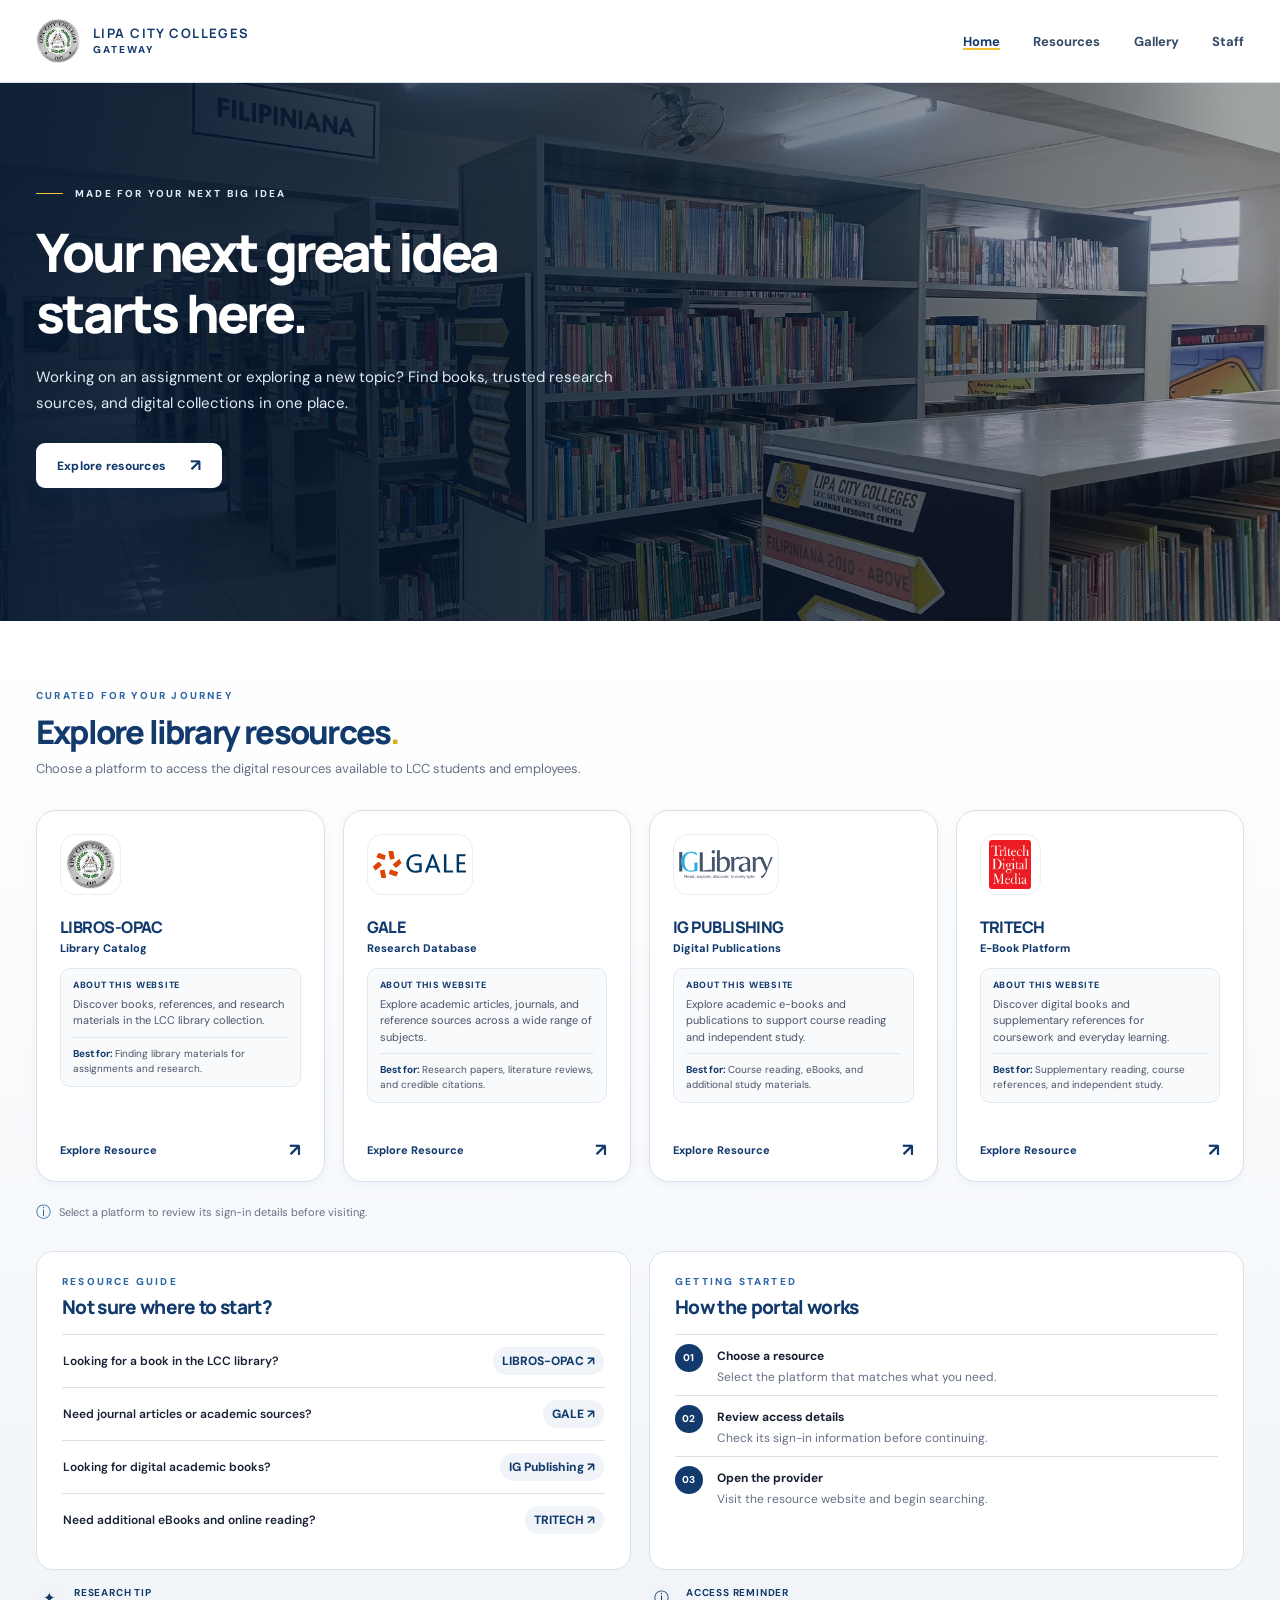
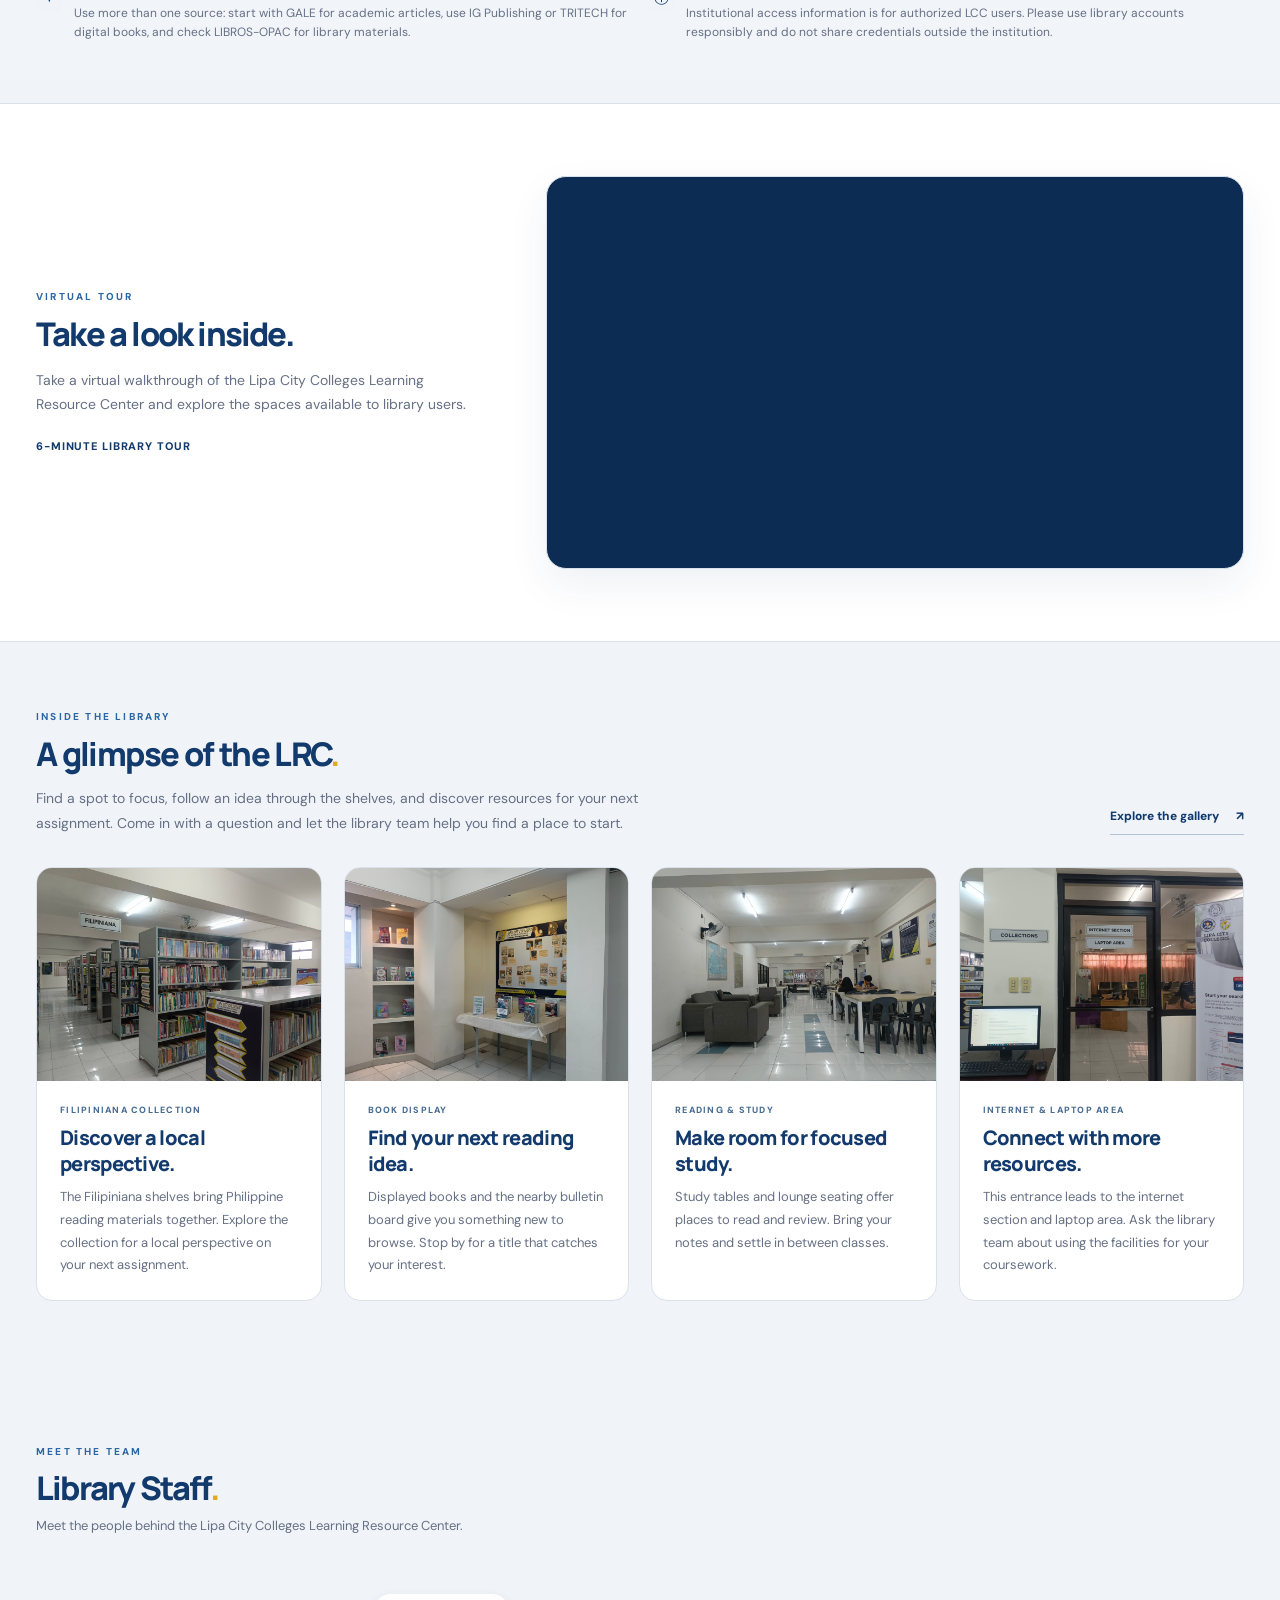
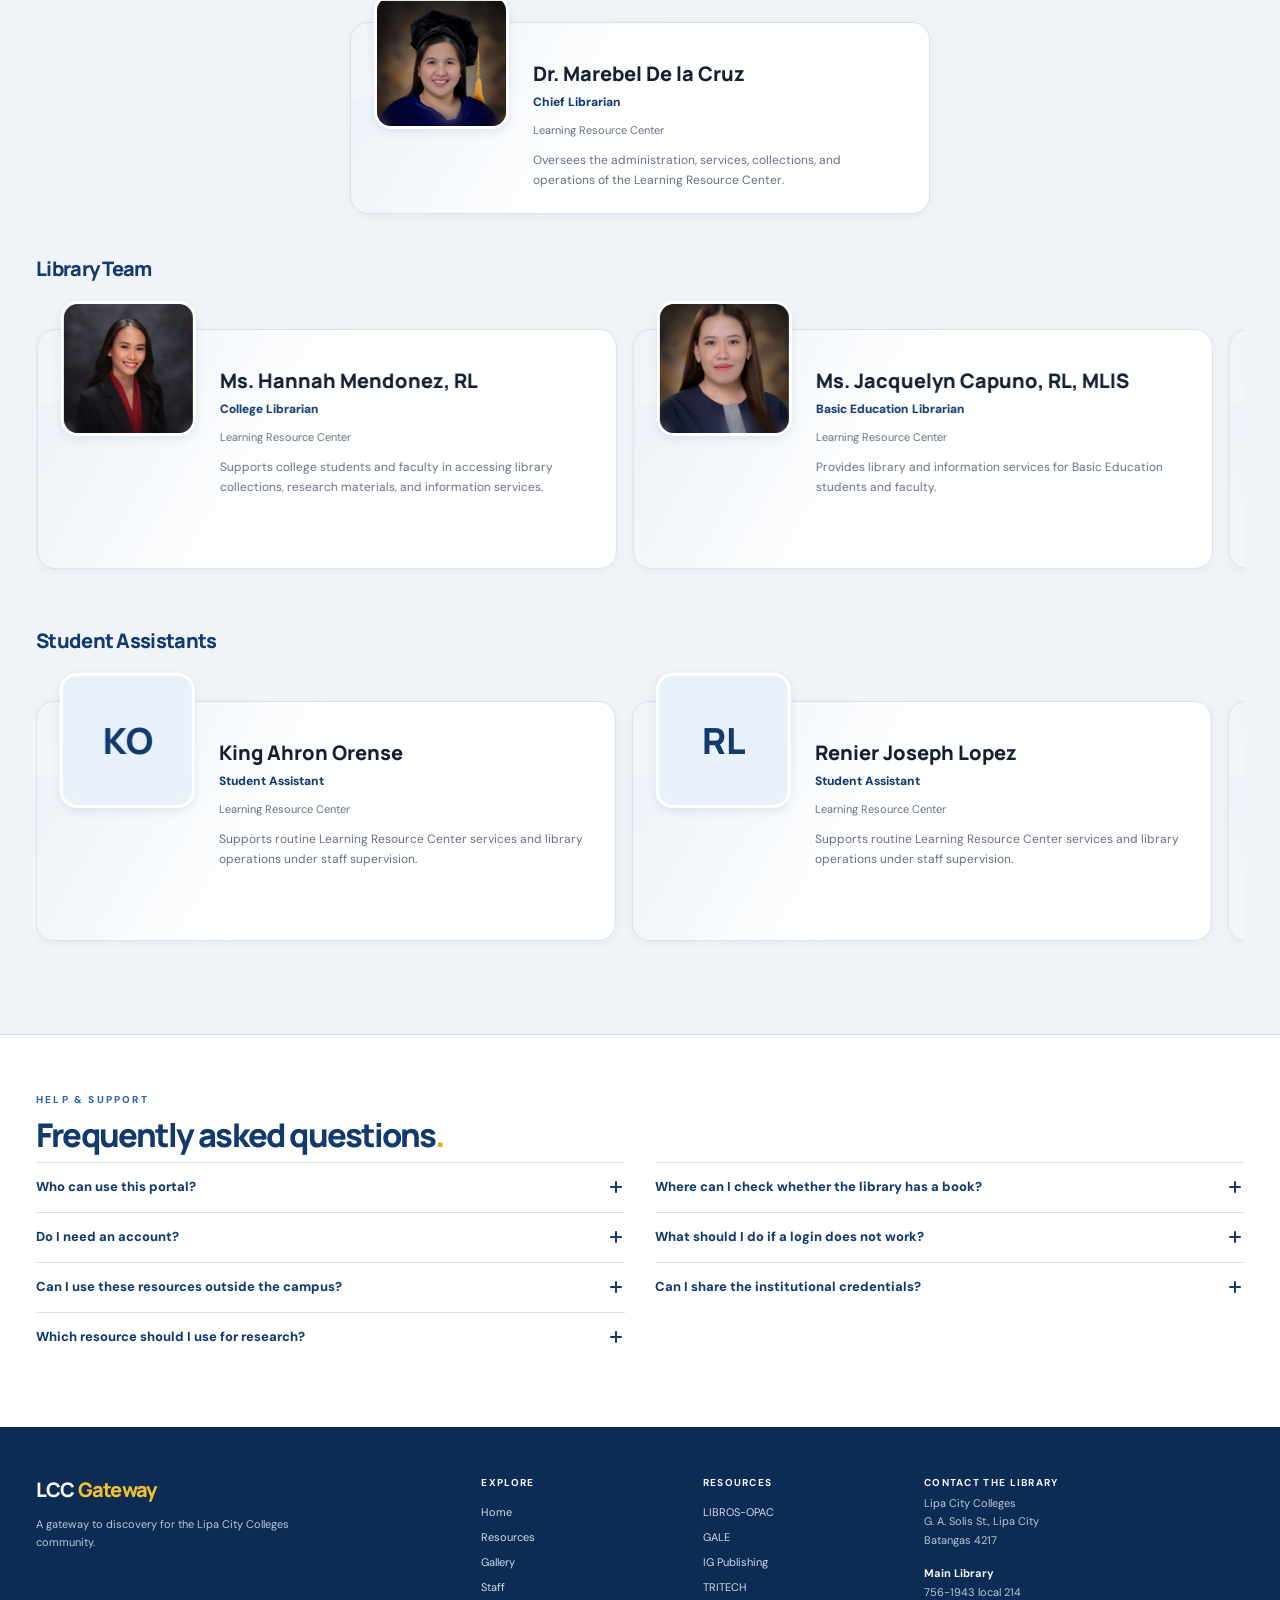
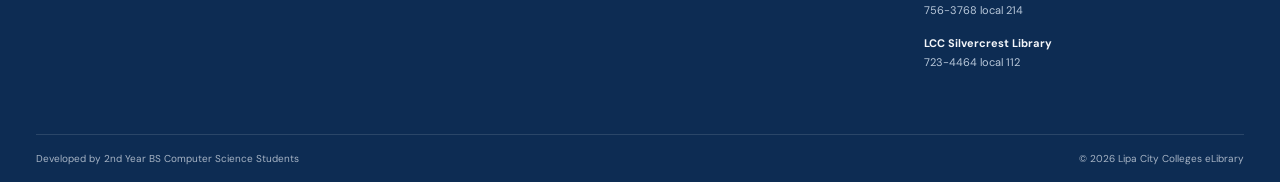
<file: index.html>
<!doctype html>
<html lang="en">
  <head>
    <meta charset="utf-8" />
    <meta name="viewport" content="width=device-width, initial-scale=1" />
    <meta name="theme-color" content="#FFFFFF" />
    <meta
      name="description"
      content="Explore library catalogs, research databases, digital publications, and e-books through the Lipa City Colleges eLibrary portal."
    />
    <title>LCC Library Gateway</title>
    <link rel="icon" type="image/png" href="images/lcc_logo.png" />
    <link rel="stylesheet" href="style.css" />
    <script src="script.js" defer></script>
  </head>
  <body>
    <a class="skip-link" href="#resources">Skip to resources</a>

    <header class="site-header" id="home">
      <div class="container header-inner">
        <a
          class="brand"
          href="#home"
          aria-label="Lipa City Colleges Gateway home"
        >
          <img
            class="brand-logo"
            src="images/lcc_logo.png"
            alt=""
            width="44"
            height="44"
          />
          <span class="brand-copy"
            ><strong>LIPA CITY COLLEGES</strong><small>GATEWAY</small></span
          >
        </a>
        <button
          class="menu-toggle"
          type="button"
          aria-label="Open navigation"
          aria-expanded="false"
          aria-controls="primary-nav"
        >
          <span></span><span></span><span></span>
        </button>
        <nav
          class="primary-nav"
          id="primary-nav"
          aria-label="Primary navigation"
        >
          <a href="#home" class="nav-link is-active">Home</a>
          <a href="#resources" class="nav-link">Resources</a>

          <a href="#gallery-page" class="nav-link">Gallery</a>
          <a href="#staff" class="nav-link">Staff</a>
        </nav>
      </div>
    </header>
    <main id="home-view">
      <section class="hero" aria-labelledby="hero-title">
        <div class="hero-slider" aria-label="LCC library photo slideshow">
          <div class="hero-slider-track">
            <div class="hero-slide">
              <img
                src="images/library-filipiniana.jpg"
                alt="Rows of books in the library Filipiniana collection"
                fetchpriority="high"
                width="2048"
                height="1536"
              />
            </div>
            <div class="hero-slide">
              <img
                src="images/library-book-display.jpg"
                alt="Featured books displayed beside the Learning Resource Center bulletin board"
                width="2048"
                height="1536"
              />
            </div>
            <div class="hero-slide">
              <img
                src="images/library-reading-area.jpg"
                alt="Library reading area with study tables, chairs, and lounge seating"
                width="2048"
                height="1536"
              />
            </div>
            <div class="hero-slide">
              <img
                src="images/library-internet-area.jpg"
                alt="Entrance to the library internet section and laptop area with computer stations inside"
                width="2048"
                height="1536"
              />
            </div>
            <div class="hero-slide" aria-hidden="true">
              <img
                src="images/library-filipiniana.jpg"
                alt=""
                width="2048"
                height="1536"
              />
            </div>
          </div>
        </div>
        <div class="container hero-inner">
          <div class="hero-copy">
            <div class="eyebrow">
              <span class="eyebrow-line"></span> MADE FOR YOUR NEXT BIG IDEA
            </div>
            <h1 id="hero-title">
              Your next great idea<br /><em>starts here.</em>
            </h1>
            <p>
              Working on an assignment or exploring a new topic? Find books,
              trusted research sources, and digital collections in one place.
            </p>
            <a class="button button-primary" href="#resources"
              >Explore resources <span aria-hidden="true">↗</span></a
            >
          </div>
        </div>
      </section>
      <section
        class="resources-section"
        id="resources"
        aria-labelledby="resources-title"
      >
        <div class="container">
          <div class="section-head">
            <div>
              <div class="section-kicker">CURATED FOR YOUR JOURNEY</div>
              <h2 id="resources-title">
                Explore library resources<span class="period">.</span>
              </h2>
              <p>
                Choose a platform to access the digital resources available to
                LCC students and employees.
              </p>
            </div>
          </div>
          <div class="resource-grid" id="resource-grid"></div>
          <p class="resource-note">
            <span aria-hidden="true">ⓘ</span> Select a platform to review its
            sign-in details before visiting.
          </p>
          <div class="resource-help">
            <section
              class="resource-chooser"
              aria-labelledby="resource-chooser-title"
            >
              <div class="section-kicker">RESOURCE GUIDE</div>
              <h3 id="resource-chooser-title">Not sure where to start?</h3>
              <ul>
                <li>
                  <a href="#resources" data-resource-link="libros"
                    ><span class="resource-need"
                      >Looking for a book in the LCC library?</span
                    ><span class="resource-use"
                      >LIBROS-OPAC <span aria-hidden="true">↗</span></span
                    ></a
                  >
                </li>
                <li>
                  <a href="#resources" data-resource-link="gale"
                    ><span class="resource-need"
                      >Need journal articles or academic sources?</span
                    ><span class="resource-use"
                      >GALE <span aria-hidden="true">↗</span></span
                    ></a
                  >
                </li>
                <li>
                  <a href="#resources" data-resource-link="ig"
                    ><span class="resource-need"
                      >Looking for digital academic books?</span
                    ><span class="resource-use"
                      >IG Publishing <span aria-hidden="true">↗</span></span
                    ></a
                  >
                </li>
                <li>
                  <a href="#resources" data-resource-link="tritech"
                    ><span class="resource-need"
                      >Need additional eBooks and online reading?</span
                    ><span class="resource-use"
                      >TRITECH <span aria-hidden="true">↗</span></span
                    ></a
                  >
                </li>
              </ul>
            </section>
            <section class="portal-steps" aria-labelledby="portal-steps-title">
              <div class="section-kicker">GETTING STARTED</div>
              <h3 id="portal-steps-title">How the portal works</h3>
              <ol>
                <li>
                  <span>01</span>
                  <div>
                    <strong>Choose a resource</strong>
                    <p>Select the platform that matches what you need.</p>
                  </div>
                </li>
                <li>
                  <span>02</span>
                  <div>
                    <strong>Review access details</strong>
                    <p>Check its sign-in information before continuing.</p>
                  </div>
                </li>
                <li>
                  <span>03</span>
                  <div>
                    <strong>Open the provider</strong>
                    <p>Visit the resource website and begin searching.</p>
                  </div>
                </li>
              </ol>
            </section>
          </div>
          <div class="resource-small-notes">
            <p>
              <span class="resource-note-icon" aria-hidden="true">✦</span
              ><span
                ><strong>Research tip</strong> Use more than one source: start
                with GALE for academic articles, use IG Publishing or TRITECH
                for digital books, and check LIBROS-OPAC for library
                materials.</span
              >
            </p>
            <p>
              <span class="resource-note-icon" aria-hidden="true">ⓘ</span
              ><span
                ><strong>Access reminder</strong> Institutional access
                information is for authorized LCC users. Please use library
                accounts responsibly and do not share credentials outside the
                institution.</span
              >
            </p>
          </div>
        </div>
      </section>

      <section class="tour-section" id="tour" aria-labelledby="tour-title">
        <div class="container tour-inner">
          <div class="tour-copy">
            <div class="section-kicker">VIRTUAL TOUR</div>
            <h2 id="tour-title">Take a look inside.</h2>
            <p>
              Take a virtual walkthrough of the Lipa City Colleges Learning
              Resource Center and explore the spaces available to library users.
            </p>
            <span class="tour-duration">6-minute library tour</span>
          </div>
          <div class="tour-frame">
            <iframe
              src="https://drive.google.com/file/d/1gemFgpl5BAdmYVA-ahHKz4vBCfgpCFwk/preview"
              title="Virtual tour of the Lipa City Colleges Learning Resource Center"
              loading="lazy"
              allow="autoplay; fullscreen"
              allowfullscreen
            ></iframe>
          </div>
        </div>
      </section>

      <section
        class="gallery-section"
        id="gallery"
        aria-labelledby="gallery-title"
      >
        <div class="container">
          <div class="gallery-heading">
            <div>
              <div class="section-kicker">INSIDE THE LIBRARY</div>
              <h2 id="gallery-title">
                A glimpse of the LRC<span class="period">.</span>
              </h2>
              <p>
                Find a spot to focus, follow an idea through the shelves, and
                discover resources for your next assignment. Come in with a
                question and let the library team help you find a place to
                start.
              </p>
            </div>
            <a class="gallery-back" href="#gallery-page"
              >Explore the gallery <span aria-hidden="true">↗</span></a
            >
          </div>
          <div class="gallery-grid">
            <!-- Edit each photo, alt text, title, and description here. Library stills come from the shared Drive collection. -->
            <figure class="gallery-card">
              <div class="gallery-image">
                <img
                  src="images/library-filipiniana.jpg"
                  alt="Filipiniana bookshelves and labeled aisles in the LCC library"
                  loading="lazy"
                  width="2048"
                  height="1536"
                />
              </div>
              <figcaption class="gallery-caption">
                <span class="gallery-category">FILIPINIANA COLLECTION</span>
                <h3>Discover a local perspective.</h3>
                <p>
                  The Filipiniana shelves bring Philippine reading materials
                  together. Explore the collection for a local perspective on
                  your next assignment.
                </p>
              </figcaption>
            </figure>
            <figure class="gallery-card">
              <div class="gallery-image">
                <img
                  src="images/library-book-display.jpg"
                  alt="Books displayed on a table and wall shelves beside a library bulletin board"
                  loading="lazy"
                  width="2048"
                  height="1536"
                />
              </div>
              <figcaption class="gallery-caption">
                <span class="gallery-category">BOOK DISPLAY</span>
                <h3>Find your next reading idea.</h3>
                <p>
                  Displayed books and the nearby bulletin board give you
                  something new to browse. Stop by for a title that catches your
                  interest.
                </p>
              </figcaption>
            </figure>
            <figure class="gallery-card">
              <div class="gallery-image">
                <img
                  src="images/library-reading-area.jpg"
                  alt="Library reading area with study tables, chairs, and lounge seating"
                  loading="lazy"
                  width="2048"
                  height="1536"
                />
              </div>
              <figcaption class="gallery-caption">
                <span class="gallery-category">READING & STUDY</span>
                <h3>Make room for focused study.</h3>
                <p>
                  Study tables and lounge seating offer places to read and
                  review. Bring your notes and settle in between classes.
                </p>
              </figcaption>
            </figure>
            <figure class="gallery-card">
              <div class="gallery-image">
                <img
                  src="images/library-internet-area.jpg"
                  alt="Entrance labeled Internet Section and Laptop Area with computers visible inside"
                  loading="lazy"
                  width="2048"
                  height="1536"
                />
              </div>
              <figcaption class="gallery-caption">
                <span class="gallery-category">INTERNET & LAPTOP AREA</span>
                <h3>Connect with more resources.</h3>
                <p>
                  This entrance leads to the internet section and laptop area.
                  Ask the library team about using the facilities for your
                  coursework.
                </p>
              </figcaption>
            </figure>
          </div>
        </div>
      </section>

      <section class="staff-section" id="staff" aria-labelledby="staff-title">
        <div class="container">
          <div class="staff-intro">
            <div class="section-kicker">MEET THE TEAM</div>
            <h2 id="staff-title">Library Staff<span class="period">.</span></h2>
            <p>
              Meet the people behind the Lipa City Colleges Learning Resource
              Center.
            </p>
          </div>
          <div id="staff-featured" class="staff-featured"></div>
          <section
            class="staff-carousel"
            id="library-team"
            aria-labelledby="library-team-title"
          >
            <div class="staff-carousel-heading">
              <h3 id="library-team-title">Library Team</h3>
            </div>
            <div
              class="staff-track"
              id="library-team-track"
              tabindex="0"
              role="region"
              aria-label="Library Team, scroll horizontally to see more staff"
            ></div>
          </section>
          <section
            class="staff-carousel staff-carousel-assistants"
            id="student-assistants"
            aria-labelledby="student-assistants-title"
          >
            <div class="staff-carousel-heading">
              <h3 id="student-assistants-title">Student Assistants</h3>
            </div>
            <div
              class="staff-track"
              id="student-assistants-track"
              tabindex="0"
              role="region"
              aria-label="Student Assistants, scroll horizontally to see more staff"
            ></div>
          </section>
        </div>
      </section>

      <section class="faq-section" aria-labelledby="faq-title">
        <div class="container">
          <div class="section-kicker">HELP &amp; SUPPORT</div>
          <h2 id="faq-title">
            Frequently asked questions<span class="period">.</span>
          </h2>

          <div class="faq-grid">
            <div class="faq-column">
              <details>
                <summary>Who can use this portal?</summary>
                <div class="faq-answer">
                  <p>
                    The portal is intended for Lipa City Colleges students,
                    faculty, employees, and other authorized library users.
                    Access requirements vary by platform: some use individual
                    LCC identification, while others use institution-provided
                    credentials.
                  </p>
                </div>
              </details>
              <details>
                <summary>Do I need an account?</summary>
                <div class="faq-answer">
                  <p>
                    Access depends on the resource. LIBROS-OPAC uses your
                    Student or Employee identification, while some subscribed
                    platforms use institutional access information provided by
                    the library.
                  </p>
                </div>
              </details>
              <details>
                <summary>Can I use these resources outside the campus?</summary>
                <div class="faq-answer">
                  <p>
                    Remote access depends on the provider and its current
                    settings. Review the access details shown in this portal
                    before opening the resource.
                  </p>
                </div>
              </details>
              <details>
                <summary>Which resource should I use for research?</summary>
                <div class="faq-answer">
                  <p>
                    GALE is a good starting point for journal articles and
                    academic research. IG Publishing and TRITECH offer
                    additional digital books and references.
                  </p>
                </div>
              </details>
            </div>
            <div class="faq-column">
              <details>
                <summary>
                  Where can I check whether the library has a book?
                </summary>
                <div class="faq-answer">
                  <p>
                    Use LIBROS-OPAC to search the Lipa City Colleges library
                    catalog.
                  </p>
                </div>
              </details>
              <details>
                <summary>What should I do if a login does not work?</summary>
                <div class="faq-answer">
                  <p>
                    Contact the Lipa City Colleges Learning Resource Center and
                    tell them which platform you are trying to access.
                  </p>
                </div>
              </details>
              <details>
                <summary>Can I share the institutional credentials?</summary>
                <div class="faq-answer">
                  <p>
                    Institutional access information is intended for authorized
                    LCC users and should not be shared outside the institution.
                  </p>
                </div>
              </details>
            </div>
          </div>
        </div>
      </section>
    </main>
    <main id="gallery-view" hidden>
      <section
        class="gallery-section gallery-page"
        id="gallery-page"
        aria-labelledby="gallery-page-title"
      >
        <div class="container">
          <div class="gallery-heading">
            <div>
              <div class="section-kicker">INSIDE THE LIBRARY</div>
              <h1 id="gallery-page-title">
                A closer look at the library<span class="period">.</span>
              </h1>
              <p>
                Find a spot to focus, follow an idea through the shelves, and
                discover resources for your next assignment. Come in with a
                question and let the library team help you find a place to
                start.
              </p>
            </div>
            <a class="gallery-back" href="#home"
              >Back to home <span aria-hidden="true">↗</span></a
            >
          </div>
          <div class="gallery-grid">
            <!-- Keep one representative photo per library space; edit captions alongside each image. -->
            <figure class="gallery-card">
              <div class="gallery-image">
                <img
                  src="images/library-filipiniana.jpg"
                  alt="Filipiniana bookshelves and labeled aisles in the LCC library"
                  loading="lazy"
                  width="2048"
                  height="1536"
                />
              </div>
              <figcaption class="gallery-caption">
                <span class="gallery-category">FILIPINIANA COLLECTION</span>
                <h2>Discover a local perspective.</h2>
                <p>
                  The Filipiniana shelves bring Philippine reading materials
                  together. Explore the collection for a local perspective on
                  your next assignment.
                </p>
              </figcaption>
            </figure>
            <figure class="gallery-card">
              <div class="gallery-image">
                <img
                  src="images/library-reading-area.jpg"
                  alt="Library reading area with study tables, chairs, and lounge seating"
                  loading="lazy"
                  width="2048"
                  height="1536"
                />
              </div>
              <figcaption class="gallery-caption">
                <span class="gallery-category">READING & STUDY</span>
                <h2>Make room for focused study.</h2>
                <p>
                  Study tables and lounge seating offer places to read and
                  review. Bring your notes and settle in between classes.
                </p>
              </figcaption>
            </figure>
            <figure class="gallery-card">
              <div class="gallery-image">
                <img
                  src="images/library-internet-area.jpg"
                  alt="Entrance labeled Internet Section and Laptop Area with computers visible inside"
                  loading="lazy"
                  width="2048"
                  height="1536"
                />
              </div>
              <figcaption class="gallery-caption">
                <span class="gallery-category">INTERNET & LAPTOP AREA</span>
                <h2>Connect with more resources.</h2>
                <p>
                  This entrance leads to the internet section and laptop area.
                  Ask the library team about using the facilities for your
                  coursework.
                </p>
              </figcaption>
            </figure>
            <figure class="gallery-card">
              <div class="gallery-image">
                <img
                  src="images/library-book-display.jpg"
                  alt="Books displayed on a table and wall shelves beside a library bulletin board"
                  loading="lazy"
                  width="2048"
                  height="1536"
                />
              </div>
              <figcaption class="gallery-caption">
                <span class="gallery-category">BOOK DISPLAY</span>
                <h2>Find your next reading idea.</h2>
                <p>
                  Displayed books and the nearby bulletin board give you
                  something new to browse. Stop by for a title that catches your
                  interest.
                </p>
              </figcaption>
            </figure>
            <figure class="gallery-card">
              <div class="gallery-image">
                <img
                  src="images/library-reference-corner.jpg"
                  alt="World Book encyclopedias and other reference volumes beside a reading table"
                  loading="lazy"
                  width="1280"
                  height="720"
                />
              </div>
              <figcaption class="gallery-caption">
                <span class="gallery-category">REFERENCE CORNER</span>
                <h2>Start with the background.</h2>
                <p>
                  Encyclopedias and reference volumes sit beside a reading
                  table. Use them to build background knowledge before exploring
                  a topic further.
                </p>
              </figcaption>
            </figure>
            <figure class="gallery-card">
              <div class="gallery-image">
                <img
                  src="images/library-periodicals.jpg"
                  alt="Periodicals rack with publications arranged under subject labels"
                  loading="lazy"
                  width="1280"
                  height="720"
                />
              </div>
              <figcaption class="gallery-caption">
                <span class="gallery-category">PERIODICALS SECTION</span>
                <h2>Explore a different viewpoint.</h2>
                <p>
                  Publications are arranged under subject labels in the
                  periodicals rack. Browse the available issues for readings
                  connected to your course.
                </p>
              </figcaption>
            </figure>
            <figure class="gallery-card">
              <div class="gallery-image">
                <img
                  src="images/library-subject-shelves.jpg"
                  alt="Close view along shelves of books with spine labels"
                  loading="lazy"
                  width="1280"
                  height="720"
                />
              </div>
              <figcaption class="gallery-caption">
                <span class="gallery-category">BOOK COLLECTION</span>
                <h2>Look beyond the first result.</h2>
                <p>
                  Rows of labeled books invite you to explore more of the
                  collection. Ask a librarian to help you find titles related to
                  your topic.
                </p>
              </figcaption>
            </figure>
            <figure class="gallery-card">
              <div class="gallery-image">
                <img
                  src="images/library-starbooks-station.jpg"
                  alt="STARBOOKS computer station beside Gale and Tritech information banners"
                  loading="lazy"
                  width="1536"
                  height="2048"
                />
              </div>
              <figcaption class="gallery-caption">
                <span class="gallery-category">DIGITAL RESOURCE STATION</span>
                <h2>Discover another way to learn.</h2>
                <p>
                  The STARBOOKS station stands beside information banners for
                  digital resources. Ask the library team how to get started
                  with these learning tools.
                </p>
              </figcaption>
            </figure>
          </div>
          <aside class="gallery-visit" aria-labelledby="gallery-visit-title">
            <div>
              <div class="section-kicker">
                MAKE YOUR NEXT STUDY STOP THE LIBRARY
              </div>
              <h2 id="gallery-visit-title">
                Bring your notes. Bring your questions.
              </h2>
              <p>
                Whether you need a reference, a reading space, or help getting
                started, the Learning Resource Center is a place to explore.
                Visit us at Lipa City Colleges, or contact the library team for
                opening hours and access guidance.
              </p>
            </div>
            <div class="gallery-visit-links">
              <a class="gallery-back" href="#staff"
                >Meet the library team <span aria-hidden="true">↗</span></a
              ><a class="gallery-back" href="#resources"
                >Explore library resources <span aria-hidden="true">↗</span></a
              >
            </div>
          </aside>
        </div>
      </section>
    </main>

    <footer class="site-footer">
      <div class="container">
        <div class="footer-top">
          <div>
            <a class="footer-brand" href="#home">LCC <span>Gateway</span></a>
            <p>A gateway to discovery for the Lipa City Colleges community.</p>
          </div>
          <div class="footer-links">
            <div>
              <h3>Explore</h3>
              <a href="#home">Home</a><a href="#resources">Resources</a
              ><a href="#gallery-page">Gallery</a><a href="#staff">Staff</a>
            </div>
            <div>
              <h3>Resources</h3>
              <a href="#resources" data-resource-link="libros">LIBROS-OPAC</a
              ><a href="#resources" data-resource-link="gale">GALE</a
              ><a href="#resources" data-resource-link="ig">IG Publishing</a
              ><a href="#resources" data-resource-link="tritech">TRITECH</a>
            </div>
            <div class="footer-contact">
              <h3>Contact the library</h3>
              <address>
                Lipa City Colleges<br />G. A. Solis St., Lipa City<br />Batangas
                4217
              </address>
              <p>
                <strong>Main Library</strong><br />756-1943 local 214<br />756-3768
                local 214
              </p>
              <p>
                <strong>LCC Silvercrest Library</strong><br />723-4464 local 112
              </p>
            </div>
          </div>
        </div>
        <div class="footer-bottom">
          <p>Developed by 2nd Year BS Computer Science Students</p>
          <p>© <span id="year"></span> Lipa City Colleges eLibrary</p>
        </div>
      </div>
    </footer>

    <dialog
      class="resource-dialog"
      id="resource-dialog"
      aria-labelledby="dialog-title"
    >
      <div class="dialog-shell">
        <div class="dialog-top">
          <div id="dialog-heading-slot"></div>
          <button
            class="dialog-close"
            type="button"
            aria-label="Close resource details"
          >
            ×
          </button>
        </div>
        <div
          id="dialog-content"
          class="dialog-content"
          tabindex="0"
          aria-label="Resource information"
        ></div>
      </div>
    </dialog>
    <div class="toast" id="toast" role="status" aria-live="polite"></div>
  </body>
</html>
</file>
<file: style.css>
/* css/style.css */
@import url("https://fonts.googleapis.com/css2?family=DM+Sans:wght@400;500;600;700&family=Manrope:wght@400;500;600;700;800&display=swap");

:root {
  --ink: #172033;
  --muted: #667085;
  --green: #123a6d;
  --green-dark: #1b4f8f;
  --paper: #f7f9fc;
  --line: #d9e1ea;
  --white: #fff;
  --shadow: 0 16px 40px rgba(18, 58, 109, 0.07);
  font-family: "DM Sans", Arial, sans-serif;
  color: var(--ink);
  background: var(--paper);
  scroll-behavior: smooth;
}
* {
  box-sizing: border-box;
}
body {
  margin: 0;
  min-width: 320px;
}
button,
a {
  font: inherit;
}
button {
  cursor: pointer;
}
a {
  color: inherit;
  text-decoration: none;
}
button:focus-visible,
a:focus-visible {
  outline: 3px solid #f2c230;
  outline-offset: 4px;
}
button:focus:not(:focus-visible),
a:focus:not(:focus-visible) {
  outline: none;
}
.container {
  width: min(100% - 72px, 1460px);
  margin-inline: auto;
}
.skip-link {
  position: absolute;
  left: 12px;
  top: -60px;
  background: #fff;
  padding: 12px 18px;
  z-index: 30;
}
.skip-link:focus {
  top: 12px;
}
.site-header {
  background: #ffffff;
  border-bottom: 1px solid #d9e1ea;
}
.header-inner {
  height: 82px;
  display: flex;
  align-items: center;
  justify-content: space-between;
  gap: 24px;
}
.brand {
  display: inline-flex;
  align-items: center;
  gap: 13px;
}
.brand-mark {
  position: relative;
  width: 40px;
  height: 40px;
  border-radius: 11px;
  background: var(--green);
  display: flex;
  align-items: center;
  justify-content: center;
  gap: 3px;
  box-shadow: 0 5px 12px rgba(18, 58, 109, 0.16);
}
.brand-mark span {
  height: 18px;
  width: 5px;
  background: #fff;
  border-radius: 2px;
  transform: skewY(-17deg);
}
.brand-mark span:nth-child(2) {
  height: 23px;
}
.brand-copy {
  display: grid;
  gap: 2px;
}
.brand-copy strong {
  font-family: Manrope, Arial, sans-serif;
  font-size: 13px;
  letter-spacing: 0.11em;
  line-height: 1.1;
}
.brand-copy small {
  color: var(--green);
  font-size: 10px;
  font-weight: 800;
  letter-spacing: 0.2em;
}
.primary-nav {
  display: flex;
  align-items: center;
  gap: 36px;
}
.nav-link {
  font-size: 13px;
  font-weight: 700;
  color: #344a67;
  transition: color 0.2s;
}
.nav-link:hover,
.nav-link.is-active {
  color: var(--green);
}
.nav-library {
  border: 1px solid #c8d6e6;
  border-radius: 10px;
  padding: 10px 17px;
  font-size: 12px;
  font-weight: 800;
  color: var(--green);
  transition: background 0.2s;
}
.nav-library:hover {
  background: #eaf1f8;
}
.nav-library span {
  margin-left: 10px;
}
.menu-toggle {
  display: none;
}
.hero {
  position: relative;
  overflow: hidden;
  background: #f7f9fc;
}
.hero:before {
  content: "";
  position: absolute;
  inset: auto 0 0;
  height: 1px;
  background: #d9e1ea;
}
.hero-inner {
  min-height: 405px;
  display: grid;
  grid-template-columns: 1.15fr 0.85fr;
  align-items: center;
  gap: 20px;
}
.hero-copy {
  padding: 46px 0 54px;
  position: relative;
  z-index: 1;
}
.eyebrow,
.section-kicker {
  font-size: 10px;
  font-weight: 800;
  letter-spacing: 0.22em;
  color: #2c66a5;
}
.eyebrow {
  display: flex;
  align-items: center;
  gap: 12px;
}
.eyebrow-line {
  height: 1px;
  width: 27px;
  background: #f2c230;
}
.hero h1,
.section-head h2,
.access-section h2,
.about-section h2 {
  font-family: Manrope, Arial, sans-serif;
  letter-spacing: -0.055em;
}
.hero h1 {
  font-size: clamp(40px, 4.15vw, 65px);
  line-height: 1.14;
  margin: 22px 0 20px;
  font-weight: 800;
}
.hero h1 em {
  font-style: normal;
  color: var(--green);
}
.hero-copy p {
  max-width: 610px;
  color: var(--muted);
  line-height: 1.75;
  font-size: 15px;
  margin: 0 0 27px;
}
.button {
  display: inline-flex;
  align-items: center;
  justify-content: center;
  gap: 25px;
  border-radius: 9px;
  padding: 14px 21px;
  font-size: 12px;
  font-weight: 800;
  letter-spacing: 0.02em;
}
.button-primary {
  background: var(--green);
  color: #fff;
  box-shadow: 0 6px 14px rgba(18, 58, 109, 0.17);
  transition:
    background 0.2s,
    transform 0.2s;
}
.button-primary:hover {
  background: var(--green-dark);
  transform: translateY(-2px);
}
.button span {
  font-size: 17px;
  line-height: 1;
}
.hero-art {
  height: 380px;
  position: relative;
  isolation: isolate;
}
.hero-art:before {
  content: "";
  position: absolute;
  width: 395px;
  height: 395px;
  border-radius: 50%;
  background: #e3edf8;
  left: 50%;
  top: 49%;
  transform: translate(-50%, -50%);
  z-index: -2;
}
.hero-art:after {
  content: "";
  position: absolute;
  width: 295px;
  height: 295px;
  border-radius: 50%;
  background: #f1f5fa;
  left: 50%;
  top: 48%;
  transform: translate(-50%, -50%);
  z-index: -1;
}
.art-orbit {
  position: absolute;
  border: 1px solid rgba(18, 58, 109, 0.11);
  border-radius: 50%;
  left: 50%;
  top: 48%;
  transform: translate(-50%, -50%);
}
.orbit-one {
  width: 450px;
  height: 450px;
}
.orbit-two {
  width: 505px;
  height: 505px;
  border-style: dashed;
}
.art-book {
  position: absolute;
  width: 198px;
  height: 256px;
  left: 50%;
  top: 50%;
  border-radius: 3px 10px 10px 3px;
  box-shadow: 14px 19px 25px rgba(18, 58, 109, 0.14);
  transform-origin: center bottom;
}
.book-back {
  background: #cfb36b;
  transform: translate(-24%, -48%) rotate(15deg);
}
.book-mid {
  background: #e5eff8;
  transform: translate(-70%, -48%) rotate(-12deg);
  box-shadow: 5px 14px 20px rgba(18, 58, 109, 0.12);
}
.book-front {
  background: linear-gradient(135deg, #1b4f8f, #123a6d 60%, #0d2c53);
  transform: translate(-54%, -49%) rotate(-1deg);
  box-shadow: 11px 18px 31px rgba(18, 58, 109, 0.24);
  color: #fff;
  padding: 26px 23px;
  display: flex;
  flex-direction: column;
}
.book-front:before {
  content: "";
  position: absolute;
  inset: 0 auto 0 7px;
  width: 5px;
  background: rgba(0, 0, 0, 0.09);
}
.book-rule {
  width: 29px;
  height: 3px;
  background: #f2c230;
}
.book-title {
  font-family: Manrope, Arial, sans-serif;
  font-size: 19px;
  font-weight: 800;
  line-height: 1.38;
  letter-spacing: 0.065em;
  margin-top: 45px;
}
.book-bottom {
  font-size: 8px;
  letter-spacing: 0.2em;
  margin-top: auto;
  color: #d7e7f6;
}
.art-spark {
  position: absolute;
  color: #dfae17;
  font-size: 21px;
}
.spark-one {
  left: 19%;
  top: 22%;
}
.spark-two {
  right: 17%;
  bottom: 22%;
  font-size: 15px;
}
.art-caption {
  position: absolute;
  right: 5%;
  bottom: 43px;
  font-size: 9px;
  line-height: 1.8;
  letter-spacing: 0.15em;
  color: #476b91;
}
.art-caption strong {
  font-size: 8px;
  letter-spacing: 0.18em;
}
.caption-dot {
  display: inline-block;
  width: 7px;
  height: 7px;
  border-radius: 50%;
  background: #f2c230;
  margin-right: 5px;
}
.resources-section {
  padding: 68px 0 61px;
  background: linear-gradient(180deg, #ffffff, #f0f4f8);
}
.section-head {
  display: flex;
  align-items: flex-end;
  justify-content: space-between;
  gap: 20px;
  margin-bottom: 30px;
}
.section-head h2 {
  font-size: clamp(28px, 2.55vw, 39px);
  line-height: 1.18;
  margin: 11px 0 8px;
  font-weight: 800;
}
.period {
  color: #dfae17;
}
.section-head p {
  margin: 0;
  color: var(--muted);
  font-size: 13px;
  line-height: 1.6;
}
.resource-count {
  display: flex;
  flex-direction: column;
  align-items: flex-end;
  line-height: 1;
}
.resource-count span {
  font:
    800 35px Manrope,
    Arial,
    sans-serif;
  color: #a9bcd0;
  letter-spacing: -0.07em;
}
.resource-count small {
  font-size: 8px;
  color: #7189a4;
  font-weight: 800;
  letter-spacing: 0.19em;
  margin-top: 4px;
}
.resource-grid {
  display: grid;
  grid-template-columns: repeat(4, minmax(0, 1fr));
  gap: 18px;
}
.resource-card {
  --accent: #276caa;
  --tint: #e8f0f8;
  position: relative;
  min-width: 0;
  min-height: 316px;
  border: 1px solid rgba(217, 225, 234, 0.86);
  border-top: 2px solid var(--accent);
  border-radius: 20px;
  background: rgba(255, 255, 255, 0.81);
  box-shadow: var(--shadow);
  backdrop-filter: blur(8px);
  overflow: hidden;
  transition:
    transform 0.25s,
    box-shadow 0.25s,
    border-color 0.25s;
}
.resource-card:before {
  content: "";
  position: absolute;
  width: 180px;
  height: 180px;
  right: -70px;
  top: -75px;
  border-radius: 50%;
  background: radial-gradient(circle, var(--tint), transparent 72%);
  pointer-events: none;
}
.resource-card:hover {
  transform: translateY(-5px);
  box-shadow: 0 22px 43px rgba(18, 58, 109, 0.12);
  border-color: color-mix(in srgb, var(--accent) 36%, #fff);
}
.card-button {
  display: flex;
  flex-direction: column;
  text-align: left;
  width: 100%;
  height: 100%;
  min-height: 316px;
  padding: 23px 23px 22px;
  border: 0;
  background: none;
  color: inherit;
}
.logo-box {
  width: 61px;
  height: 61px;
  border: 1px solid #e8eef5;
  border-radius: 15px;
  background: #fff;
  box-shadow: 0 8px 18px rgba(18, 58, 109, 0.08);
  display: grid;
  place-items: center;
  position: relative;
  z-index: 1;
  transition: transform 0.25s;
}
.resource-card:hover .logo-box {
  transform: scale(1.045);
}
.logo-box span {
  font-family: Manrope, Arial, sans-serif;
  color: var(--accent);
  font-size: 20px;
  font-weight: 800;
  letter-spacing: -0.09em;
}
.logo-box .logo-gale {
  font-size: 27px;
  font-weight: 800;
  font-style: italic;
  letter-spacing: -0.1em;
}
.logo-box .logo-ig {
  font-size: 25px;
}
.logo-box .logo-tritech {
  font-size: 20px;
  letter-spacing: -0.1em;
}
.resource-name {
  font-family: Manrope, Arial, sans-serif;
  font-size: 16px;
  font-weight: 800;
  letter-spacing: -0.035em;
  margin: 22px 0 3px;
  line-height: 1.3;
}
.resource-type {
  font-size: 11px;
  font-weight: 800;
  color: var(--accent);
  margin: 0 0 13px;
}
.resource-description {
  color: #667085;
  font-size: 12px;
  line-height: 1.7;
  margin: 0 0 17px;
  max-width: 260px;
}
.access-badge {
  align-self: flex-start;
  border: 1px solid color-mix(in srgb, var(--accent) 20%, #fff);
  background: color-mix(in srgb, var(--accent) 8%, #fff);
  color: var(--accent);
  border-radius: 30px;
  padding: 6px 10px;
  font-size: 10px;
  font-weight: 800;
  line-height: 1.2;
}
.card-cta {
  width: 100%;
  display: flex;
  align-items: center;
  justify-content: space-between;
  margin-top: auto;
  padding-top: 23px;
  font-size: 11px;
  font-weight: 800;
  color: #123a6d;
}
.card-cta span:last-child {
  font-size: 18px;
  line-height: 1;
  color: var(--accent);
  transition: transform 0.25s;
}
.resource-card:hover .card-cta span:last-child {
  transform: translate(3px, -2px);
}
.resource-note {
  font-size: 11px;
  color: #667085;
  display: flex;
  align-items: center;
  gap: 8px;
  margin: 20px 0 0;
}
.resource-note span {
  color: #2c66a5;
  font-size: 15px;
}
.access-section {
  background: #f0f4f8;
  padding: 50px 0;
}
.access-inner {
  display: grid;
  grid-template-columns: 1fr 1.7fr;
  gap: 65px;
  align-items: center;
}
.access-section h2,
.about-section h2 {
  font-size: clamp(24px, 2.3vw, 34px);
  margin: 10px 0 10px;
  line-height: 1.2;
}
.access-intro p {
  color: #667085;
  font-size: 12px;
  line-height: 1.7;
  max-width: 365px;
  margin: 0;
}
.steps {
  display: grid;
  grid-template-columns: repeat(3, 1fr);
  list-style: none;
  padding: 0;
  margin: 0;
  gap: 18px;
}
.steps li {
  border-left: 1px solid #d9e1ea;
  padding: 4px 0 2px 18px;
}
.step-number {
  font-size: 10px;
  font-weight: 800;
  letter-spacing: 0.12em;
  color: #2c66a5;
}
.steps h3 {
  font-size: 12px;
  margin: 13px 0 5px;
}
.steps p {
  color: #667085;
  line-height: 1.55;
  font-size: 11px;
  margin: 0;
}
.about-section {
  padding: 56px 0;
  background: #fff;
}
.about-inner {
  display: grid;
  grid-template-columns: 62px 1fr auto;
  gap: 20px;
  align-items: center;
}
.about-icon {
  width: 53px;
  height: 53px;
  background: #e8f0fa;
  border-radius: 14px;
  display: grid;
  place-items: center;
  color: #2c66a5;
  font-size: 25px;
}
.about-section h2 {
  margin: 6px 0;
}
.about-section p {
  font-size: 12px;
  line-height: 1.75;
  color: #667085;
  max-width: 745px;
  margin: 0;
}
.text-link {
  font-size: 11px;
  color: var(--green);
  font-weight: 800;
  white-space: nowrap;
}
.text-link span {
  font-size: 16px;
  margin-left: 8px;
}
.site-footer {
  background: #0d2c53;
  color: #f3f6fa;
  padding: 49px 0 0;
}
.footer-top {
  display: flex;
  justify-content: space-between;
  gap: 50px;
  padding-bottom: 49px;
}
.footer-brand {
  font-family: Manrope, Arial, sans-serif;
  font-weight: 800;
  font-size: 20px;
  letter-spacing: -0.04em;
}
.footer-brand span {
  color: #f2c230;
}
.footer-top p {
  max-width: 275px;
  line-height: 1.65;
  color: #b9c8da;
  font-size: 11px;
  margin: 12px 0 0;
}
.footer-links {
  display: flex;
  gap: 105px;
}
.footer-links div {
  display: flex;
  flex-direction: column;
  gap: 11px;
}
.footer-links h3 {
  font-size: 10px;
  letter-spacing: 0.13em;
  text-transform: uppercase;
  color: #f3f6fa;
  margin: 0 0 5px;
}
.footer-links a {
  font-size: 11px;
  color: #cfdcec;
}
.footer-links a:hover {
  color: #fff;
}
.footer-bottom {
  border-top: 1px solid rgba(255, 255, 255, 0.12);
  display: flex;
  align-items: center;
  justify-content: space-between;
  gap: 16px;
  padding: 17px 0;
}
.footer-bottom p {
  font-size: 10px;
  color: #a7b4c5;
  margin: 0;
}
.resource-dialog {
  width: min(100% - 24px, 500px);
  max-height: min(90vh, 800px);
  padding: 0;
  border: 1px solid #d9e1ea;
  border-radius: 22px;
  box-shadow: 0 28px 80px rgba(11, 20, 32, 0.28);
  background: #ffffff;
  color: var(--ink);
}
.resource-dialog::backdrop {
  background: rgba(11, 20, 32, 0.55);
  backdrop-filter: blur(4px);
}
.dialog-shell {
  position: relative;
  padding: 34px;
}
.dialog-close {
  position: absolute;
  right: 21px;
  top: 20px;
  width: 33px;
  height: 33px;
  border: 1px solid #d9e1ea;
  border-radius: 50%;
  background: #fff;
  color: #667085;
  font-size: 22px;
  line-height: 1;
}
.dialog-close:hover {
  background: #eaf1f8;
}
.dialog-heading {
  display: flex;
  gap: 16px;
  align-items: center;
  padding-right: 37px;
}
.dialog-heading .logo-box {
  flex: none;
}
.dialog-eyebrow {
  font-size: 10px;
  font-weight: 800;
  text-transform: uppercase;
  letter-spacing: 0.13em;
  color: var(--accent);
}
.dialog-heading h2 {
  font:
    800 23px Manrope,
    Arial,
    sans-serif;
  letter-spacing: -0.04em;
  margin: 4px 0 0;
}
.dialog-description {
  color: #667085;
  font-size: 13px;
  line-height: 1.7;
  margin: 25px 0;
}
.dialog-info {
  padding: 20px;
  border: 1px solid #d9e1ea;
  border-radius: 14px;
  background: #f0f4f8;
}
.dialog-info h3 {
  font-size: 12px;
  margin: 0 0 9px;
  color: #123a6d;
}
.dialog-info p {
  color: #667085;
  font-size: 12px;
  line-height: 1.65;
  margin: 0;
}
.credential-list {
  margin-top: 14px;
  display: grid;
  gap: 10px;
}
.credential-row {
  display: flex;
  align-items: center;
  gap: 8px;
}
.credential-row label {
  width: 76px;
  font-size: 11px;
  font-weight: 800;
  color: #344a67;
}
.credential-value {
  flex: 1;
  min-width: 0;
  overflow: hidden;
  text-overflow: ellipsis;
  white-space: nowrap;
  padding: 9px 10px;
  background: #fff;
  border: 1px solid #d9e1ea;
  border-radius: 7px;
  font-size: 12px;
}
.mini-button {
  border: 1px solid #c8d6e6;
  background: #fff;
  border-radius: 7px;
  color: var(--green);
  font-size: 10px;
  font-weight: 800;
  padding: 9px;
}
.mini-button:hover {
  background: #eaf1f8;
}
.dialog-visit {
  margin-top: 22px;
  display: flex;
  width: 100%;
  justify-content: space-between;
}
.dialog-unavailable {
  margin-top: 13px;
  color: #9a6b00;
  font-size: 11px;
  line-height: 1.5;
}
.toast {
  position: fixed;
  left: 50%;
  bottom: 25px;
  z-index: 40;
  transform: translate(-50%, 16px);
  background: #123a6d;
  color: #fff;
  border-radius: 9px;
  padding: 10px 15px;
  font-size: 12px;
  box-shadow: 0 10px 25px rgba(0, 0, 0, 0.16);
  opacity: 0;
  pointer-events: none;
  transition:
    opacity 0.2s,
    transform 0.2s;
}
.toast.is-visible {
  opacity: 1;
  transform: translate(-50%, 0);
}
@media (max-width: 1000px) {
  .container {
    width: min(100% - 48px, 1460px);
  }
  .resource-grid {
    grid-template-columns: repeat(2, minmax(0, 1fr));
  }
  .resource-card,
  .card-button {
    min-height: 295px;
  }
  .hero-inner {
    min-height: 370px;
  }
  .hero-art {
    transform: scale(0.88);
  }
  .access-inner {
    gap: 30px;
  }
}
@media (max-width: 800px) {
  .container {
    width: min(100% - 36px, 1460px);
  }
  .header-inner {
    height: 70px;
  }
  .brand-copy strong {
    font-size: 10px;
  }
  .brand-copy small {
    font-size: 8px;
  }
  .menu-toggle {
    display: flex;
    flex-direction: column;
    gap: 4px;
    align-items: center;
    justify-content: center;
    width: 38px;
    height: 38px;
    border: 1px solid #d9e1ea;
    background: #fff;
    border-radius: 9px;
  }
  .menu-toggle span {
    width: 16px;
    height: 2px;
    border-radius: 2px;
    background: var(--green);
  }
  .primary-nav {
    display: none;
    position: absolute;
    z-index: 10;
    left: 18px;
    right: 18px;
    top: 64px;
    flex-direction: column;
    align-items: stretch;
    gap: 0;
    padding: 10px;
    background: #fff;
    border: 1px solid #d9e1ea;
    border-radius: 13px;
    box-shadow: 0 16px 30px rgba(18, 58, 109, 0.13);
  }
  .primary-nav.is-open {
    display: flex;
  }
  .primary-nav a {
    padding: 12px;
  }
  .nav-library {
    margin-top: 5px;
  }
  .hero-inner {
    display: block;
    min-height: 0;
  }
  .hero-copy {
    padding: 56px 0 50px;
  }
  .hero h1 {
    font-size: clamp(38px, 9vw, 58px);
  }
  .hero-copy p {
    font-size: 14px;
  }
  .hero-art {
    display: none;
  }
  .resources-section {
    padding: 55px 0;
  }
  .resource-count {
    display: none;
  }
  .section-head h2 {
    font-size: 31px;
  }
  .resource-grid {
    grid-template-columns: 1fr;
  }
  .resource-card,
  .card-button {
    min-height: 275px;
  }
  .access-inner {
    grid-template-columns: 1fr;
  }
  .steps {
    gap: 10px;
  }
  .about-inner {
    grid-template-columns: 45px 1fr;
  }
  .about-icon {
    width: 42px;
    height: 42px;
  }
  .about-inner .text-link {
    grid-column: 2;
  }
  .footer-links {
    gap: 45px;
  }
}
@media (max-width: 520px) {
  .steps {
    grid-template-columns: 1fr;
  }
  .steps li {
    display: flex;
    align-items: flex-start;
    gap: 17px;
    padding: 3px 0 3px 14px;
  }
  .steps h3 {
    margin: 0 0 5px;
  }
  .footer-top {
    flex-direction: column;
    gap: 32px;
    padding-bottom: 34px;
  }
  .footer-bottom {
    align-items: flex-start;
    flex-direction: column;
  }
  .dialog-shell {
    padding: 26px 20px;
  }
  .credential-row {
    flex-wrap: wrap;
  }
  .credential-row label {
    width: 100%;
  }
  .credential-value {
    flex-basis: 55%;
  }
}
@media (prefers-reduced-motion: reduce) {
  *,
  *:before,
  *:after {
    scroll-behavior: auto !important;
    transition-duration: 0.01ms !important;
    animation-duration: 0.01ms !important;
  }
}
.credential-placeholder {
  font-family: "DM Sans", Arial, sans-serif;
  font-size: 12px;
  color: var(--ink);
  cursor: default;
}
.credential-placeholder::placeholder {
  color: #8a96a6;
  opacity: 1;
}
.dialog-info .credential-help {
  font-size: 10px;
  color: #667085;
  margin: 0;
}
.brand-logo {
  display: block;
  width: 44px;
  height: 44px;
  object-fit: contain;
  flex: none;
}
.logo-box img {
  display: block;
  max-width: 84%;
  max-height: 84%;
  width: auto;
  height: auto;
  object-fit: contain;
}
.logo-box.logo-wide {
  width: 106px;
}
.logo-box.logo-wide img {
  max-width: 90%;
  max-height: 80%;
}

.footer-top {
  display: grid;
  grid-template-columns: minmax(190px, 1fr) minmax(0, 2fr);
  gap: clamp(28px, 5vw, 80px);
}
.footer-links {
  display: grid;
  grid-template-columns: repeat(2, minmax(100px, 0.8fr)) minmax(195px, 1.4fr);
  gap: clamp(18px, 3vw, 55px);
}
.footer-links > div {
  min-width: 0;
}
.footer-links .footer-contact {
  gap: 0;
}
.footer-contact address,
.footer-contact p {
  font-style: normal;
  color: #b9c8da;
  font-size: 11px;
  line-height: 1.7;
  margin: 0 0 14px;
  max-width: none;
}
.footer-contact strong {
  color: #f3f6fa;
  font-weight: 700;
}
@media (max-width: 1100px) {
  .footer-top {
    grid-template-columns: 1fr;
  }
  .footer-links {
    grid-template-columns: repeat(2, minmax(100px, 1fr)) minmax(195px, 1.4fr);
  }
}
@media (max-width: 600px) {
  .footer-links {
    grid-template-columns: repeat(2, minmax(0, 1fr));
    gap: 28px;
  }
  .footer-contact {
    grid-column: 1/-1;
  }
}

.resource-hover-preview {
  position: fixed;
  z-index: 45;
  width: min(310px, calc(100vw - 24px));
  max-height: calc(100vh - 24px);
  overflow: auto;
  padding: 17px 18px;
  border: 1px solid #d9e1ea;
  border-radius: 16px;
  background: #fff;
  color: var(--ink);
  box-shadow: 0 18px 45px rgba(18, 58, 109, 0.2);
  pointer-events: none;
  animation: resource-preview-in 0.18s ease-out;
}
.resource-hover-preview[hidden] {
  display: none;
}
.resource-preview-name {
  display: block;
  font:
    800 15px/1.3 Manrope,
    Arial,
    sans-serif;
}
.resource-preview-type {
  display: block;
  margin-top: 3px;
  color: var(--green);
  font-size: 11px;
  font-weight: 700;
}
.resource-preview-info {
  margin: 12px 0;
  color: #667085;
  font-size: 11px;
  line-height: 1.55;
}
.resource-preview-details {
  display: grid;
  grid-template-columns: max-content minmax(0, 1fr);
  gap: 7px 12px;
  margin: 0;
  padding: 12px 0;
  border-top: 1px solid #d9e1ea;
  border-bottom: 1px solid #d9e1ea;
  font-size: 11px;
}
.resource-preview-details dt {
  color: #667085;
  font-weight: 700;
}
.resource-preview-details dd {
  min-width: 0;
  margin: 0;
  overflow-wrap: anywhere;
  font-weight: 800;
}
.resource-preview-hint {
  margin: 11px 0 0;
  color: #667085;
  font-size: 10px;
  line-height: 1.5;
}
@keyframes resource-preview-in {
  from {
    opacity: 0;
    transform: translateY(5px);
  }
  to {
    opacity: 1;
    transform: translateY(0);
  }
}
@media (prefers-reduced-motion: reduce) {
  .resource-hover-preview {
    animation: none;
  }
}

.website-info {
  width: 100%;
  margin: 0 0 15px;
  padding: 10px 12px;
  border: 1px solid color-mix(in srgb, var(--accent) 14%, #fff);
  border-radius: 10px;
  background: color-mix(in srgb, var(--tint) 55%, #fff);
}
.website-info-label {
  display: block;
  color: var(--accent);
  font-size: 9px;
  font-weight: 800;
  letter-spacing: 0.08em;
  text-transform: uppercase;
}
.website-info p {
  margin: 5px 0 0;
  color: #475467;
  font-size: 11px;
  line-height: 1.5;
}
.website-info .website-best-for {
  margin-top: 8px;
  padding-top: 8px;
  border-top: 1px solid color-mix(in srgb, var(--accent) 18%, #fff);
  font-size: 10px;
}
.website-best-for strong {
  color: var(--accent);
}

/* css/hero.css */
.hero {
  isolation: isolate;
  background: #0d2c53;
}
.hero .hero-inner {
  position: relative;
  z-index: 1;
  display: flex;
  align-items: center;
  min-height: clamp(500px, 42vw, 650px);
  pointer-events: none;
}
.hero .hero-copy {
  max-width: 750px;
  padding: 82px 0 110px;
  pointer-events: auto;
}
.hero .eyebrow {
  color: #e2ebf7;
}
.hero .hero-copy h1,
.hero .hero-copy h1 em {
  color: #ffffff;
}
.hero .hero-copy p {
  color: #e2ebf7;
}
.hero .button-primary {
  background: #ffffff;
  color: #123a6d;
}
.hero .button-primary:hover {
  background: #eaf1f8;
}
.hero .button-primary span:last-child {
  color: #123a6d;
}
.hero-slider {
  position: absolute;
  inset: 0;
  z-index: 0;
  overflow: hidden;
  background: #123a6d;
}
.hero-slider::after {
  content: "";
  position: absolute;
  inset: 0;
  pointer-events: none;
  background: linear-gradient(
    90deg,
    rgba(5, 23, 47, 0.91) 0%,
    rgba(5, 23, 47, 0.72) 42%,
    rgba(5, 23, 47, 0.25) 100%
  );
}
.hero-slider-track {
  display: flex;
  width: 400%;
  height: 100%;
  transition: transform 0.85s ease-in-out;
}
.hero-slide {
  flex: 0 0 25%;
  min-width: 0;
  height: 100%;
}
.hero-slide img {
  display: block;
  width: 100%;
  height: 100%;
  object-fit: cover;
}

@media (max-width: 800px) {
  .hero .hero-inner {
    min-height: 540px;
  }
  .hero .hero-copy {
    padding: 75px 0 105px;
  }
  .hero-slider::after {
    background: linear-gradient(
      90deg,
      rgba(5, 23, 47, 0.9),
      rgba(5, 23, 47, 0.55)
    );
  }
}
@media (max-width: 430px) {
  .hero .hero-inner {
    min-height: 540px;
  }
  .hero .hero-copy {
    padding: 70px 0 110px;
  }
}
@media (prefers-reduced-motion: reduce) {
  .hero-slider-track {
    transition: none;
  }
}

/* css/tour.css */
.tour-section {
  padding: 72px 0;
  background: var(--site-surface);
  border-top: 1px solid var(--site-border);
}
.tour-inner {
  display: grid;
  grid-template-columns: minmax(0, 0.78fr) minmax(0, 1.22fr);
  align-items: center;
  gap: clamp(32px, 5vw, 88px);
}
.tour-copy h2 {
  margin: 12px 0 14px;
  font:
    800 clamp(28px, 2.55vw, 39px)/1.18 Manrope,
    Arial,
    sans-serif;
  letter-spacing: -0.055em;
  color: var(--site-accent);
}
.tour-copy p {
  max-width: 440px;
  margin: 0;
  color: var(--site-muted);
  font-size: 14px;
  line-height: 1.75;
}
.tour-duration {
  display: inline-block;
  margin-top: 22px;
  color: var(--site-accent);
  font-size: 11px;
  font-weight: 800;
  letter-spacing: 0.08em;
  text-transform: uppercase;
}
.tour-copy .tour-open {
  margin-top: 12px;
}
.tour-open a {
  color: var(--site-accent);
  font-weight: 700;
}
.tour-open a:hover {
  text-decoration: underline;
  text-decoration-color: var(--gold);
  text-underline-offset: 4px;
}
.tour-frame {
  position: relative;
  min-width: 0;
  aspect-ratio: 16 / 9;
  overflow: hidden;
  border: 1px solid var(--site-border);
  border-radius: 20px;
  background: #0d2c53;
  box-shadow: var(--shadow);
}
.tour-frame iframe {
  display: block;
  width: 100%;
  height: 100%;
  border: 0;
}
@media (max-width: 800px) {
  .tour-section {
    padding: 54px 0 60px;
  }
  .tour-inner {
    grid-template-columns: 1fr;
    gap: 28px;
  }
  .tour-copy p {
    max-width: 640px;
  }
}
@media (max-width: 430px) {
  .tour-frame {
    border-radius: 15px;
  }
}

/* css/gallery.css */
.gallery-section {
  padding: 68px 0 76px;
  background: #f0f4f8;
  border-top: 1px solid #d9e1ea;
}
.gallery-heading {
  display: flex;
  align-items: flex-end;
  justify-content: space-between;
  gap: 32px;
  margin-bottom: 32px;
}
.gallery-heading h1,
.gallery-heading h2 {
  margin: 12px 0 14px;
  color: #123a6d;
  font:
    800 clamp(28px, 2.55vw, 39px)/1.15 Manrope,
    Arial,
    sans-serif;
  letter-spacing: -0.05em;
}
.gallery-heading p {
  max-width: 650px;
  margin: 0;
  color: #667085;
  font-size: 14px;
  line-height: 1.75;
}
.gallery-back {
  flex: none;
  padding: 10px 0;
  border-bottom: 1px solid #afc2d7;
  color: #123a6d;
  font-size: 12px;
  font-weight: 800;
}
.gallery-back span {
  margin-left: 14px;
}
.gallery-back:hover {
  border-color: #123a6d;
}
.gallery-grid {
  display: grid;
  grid-template-columns: repeat(4, minmax(0, 1fr));
  gap: 22px;
}
.gallery-card {
  display: flex;
  flex-direction: column;
  margin: 0;
  min-width: 0;
  overflow: hidden;
  border: 1px solid #d9e1ea;
  border-radius: 16px;
  background: #ffffff;
}
.gallery-image {
  flex: 0 0 auto;
  aspect-ratio: 4 / 3;
  overflow: hidden;
  background: #123a6d;
}
.gallery-image img {
  display: block;
  width: 100%;
  height: 100%;
  object-fit: cover;
}
.gallery-caption {
  flex: 1;
  display: grid;
  grid-template-rows: auto auto 1fr;
  align-content: start;
  padding: 23px;
}
.gallery-category {
  color: #476b91;
  font-size: 9px;
  font-weight: 800;
  letter-spacing: 0.14em;
}
.gallery-caption h2,
.gallery-caption h3 {
  margin: 9px 0 9px;
  color: #123a6d;
  font:
    800 20px/1.3 Manrope,
    Arial,
    sans-serif;
  letter-spacing: -0.035em;
}
.gallery-caption p {
  margin: 0;
  color: #667085;
  font-size: 13px;
  line-height: 1.75;
  font-weight: 400;
}
.gallery-page {
  padding: 80px 0 90px;
  background: #f7f9fc;
  min-height: 70vh;
}
.gallery-page .container {
  max-width: 1200px;
}
.gallery-page .gallery-heading {
  margin-bottom: 48px;
}
.gallery-page .gallery-heading h1 {
  max-width: 780px;
  font-size: clamp(38px, 4.5vw, 64px);
}
.gallery-page .gallery-grid {
  grid-template-columns: repeat(2, minmax(0, 1fr));
  gap: 32px;
}
.gallery-page .gallery-caption {
  padding: 28px 30px 32px;
}
.gallery-page .gallery-caption h2 {
  font-size: clamp(22px, 2vw, 28px);
}
.gallery-page .gallery-caption p {
  max-width: 440px;
  font-size: 14px;
}
@media (max-width: 1000px) {
  .gallery-grid {
    grid-template-columns: repeat(2, minmax(0, 1fr));
  }
}
@media (max-width: 600px) {
  .gallery-section,
  .gallery-page {
    padding: 48px 0 56px;
  }
  .gallery-heading {
    align-items: flex-start;
    flex-direction: column;
    gap: 18px;
  }
  .gallery-grid,
  .gallery-page .gallery-grid {
    grid-template-columns: 1fr;
    gap: 24px;
  }
  .gallery-caption,
  .gallery-page .gallery-caption {
    padding: 22px;
  }
  .gallery-page .gallery-heading {
    margin-bottom: 30px;
  }
  .gallery-caption h2,
  .gallery-caption h3 {
    min-height: 0;
  }
}

/* css/staff.css */
.staff-section {
  padding: 68px 0 76px;
  background: var(--site-soft);
  --staff-card: var(--site-surface);
  --staff-border: var(--site-border);
  --staff-subtle: var(--site-muted);
}
.staff-section .container {
  min-width: 0;
}
.staff-intro {
  margin-bottom: 30px;
}
.staff-intro h2 {
  font:
    800 clamp(28px, 2.55vw, 39px)/1.18 Manrope,
    Arial,
    sans-serif;
  letter-spacing: -0.055em;
  margin: 11px 0 8px;
  color: var(--site-accent);
}
.staff-intro p {
  font-size: 13px;
  line-height: 1.6;
  color: var(--site-muted);
  margin: 0;
}

.staff-featured {
  display: flex;
  justify-content: center;
  margin: 0 0 52px;
}
.staff-featured[hidden],
.staff-carousel[hidden] {
  display: none;
}
.staff-card {
  display: flex;
  align-items: center;
  flex-direction: column;
  gap: 0;
  min-width: 0;
  min-height: 266px;
  padding: 25px 16px 22px;
  border: 1px solid var(--staff-border);
  border-radius: 20px;
  background: var(--staff-card);
  color: var(--site-text);
  box-shadow: 0 8px 26px rgba(18, 58, 109, 0.06);
  text-align: center;
  transition:
    transform 0.2s,
    box-shadow 0.2s,
    border-color 0.2s;
}
.staff-card:hover {
  transform: translateY(-4px);
  border-color: #9cb8d8;
  box-shadow: 0 15px 30px rgba(18, 58, 109, 0.12);
}
.staff-card:focus-visible {
  outline: 3px solid #f2c230;
  outline-offset: 3px;
}
.staff-avatar {
  display: grid;
  place-items: center;
  flex: none;
  width: 108px;
  height: 108px;
  overflow: hidden;
  border: 4px solid var(--site-soft);
  border-radius: 50%;
  background: #e8f0fa;
  color: #123a6d;
  box-shadow: 0 4px 14px rgba(18, 58, 109, 0.12);
  font:
    800 27px Manrope,
    Arial,
    sans-serif;
}
.staff-avatar img {
  display: block;
  width: 100%;
  height: 100%;
  object-fit: cover;
  transition: transform 0.2s;
}
.staff-card:hover .staff-avatar img {
  transform: scale(1.035);
}
.staff-name {
  display: block;
  margin-top: 16px;
  font:
    800 14px/1.35 Manrope,
    Arial,
    sans-serif;
  color: var(--site-text);
  overflow-wrap: anywhere;
}
.staff-position {
  display: block;
  margin-top: 7px;
  font-size: 11px;
  line-height: 1.5;
  color: var(--staff-subtle);
  overflow-wrap: anywhere;
}
.staff-department {
  display: block;
  margin-top: 12px;
  font-size: 11px;
  line-height: 1.45;
  color: var(--staff-subtle);
}
.staff-card-featured {
  width: min(100%, 360px);
  min-height: 0;
  padding: 31px 30px 29px;
  border-color: #e5d597;
  box-shadow: 0 13px 32px rgba(18, 58, 109, 0.08);
}
.staff-card-featured .staff-avatar {
  width: 146px;
  height: 146px;
  font-size: 36px;
}
.staff-card-featured .staff-name {
  margin-top: 20px;
  font-size: 20px;
}
.staff-card-featured .staff-position {
  color: var(--site-accent);
  font-size: 12px;
  font-weight: 800;
}

.staff-carousel {
  min-width: 0;
  margin-top: 42px;
}
.staff-carousel-heading {
  display: flex;
  align-items: center;
  justify-content: space-between;
  gap: 16px;
  margin-bottom: 16px;
}
.staff-carousel-heading h3 {
  margin: 0;
  font:
    800 20px/1.3 Manrope,
    Arial,
    sans-serif;
  letter-spacing: -0.035em;
}
.staff-track {
  display: flex;
  align-items: stretch;
  gap: 16px;
  min-width: 0;
  width: 100%;
  overflow-x: auto;
  overflow-y: hidden;
  padding: 3px 3px 17px;
  scroll-padding-inline: 3px;
  scroll-snap-type: none;
  scrollbar-width: none;
  overscroll-behavior-inline: contain;
  overflow-anchor: none;
  -webkit-overflow-scrolling: touch;
}
.staff-track.is-interacting {
  scroll-snap-type: x mandatory;
}
.staff-track::-webkit-scrollbar {
  display: none;
}
.staff-track:focus-visible {
  outline: 2px solid #f2c230;
  outline-offset: 2px;
  border-radius: 9px;
}
.staff-track .staff-card {
  flex: 0 0 calc((100% - 57px) / 4);
  scroll-snap-align: start;
}
.staff-carousel-assistants .staff-card {
  min-height: 232px;
  padding-block: 21px 19px;
}
.staff-card-assistant .staff-avatar {
  width: 90px;
  height: 90px;
  font-size: 24px;
}
.staff-carousel-assistants .staff-name {
  margin-top: 15px;
}

.staff-dialog {
  width: min(100% - 24px, 480px);
  max-height: min(90vh, 720px);
  padding: 0;
  border: 1px solid var(--site-border);
  border-radius: 20px;
  background: var(--site-surface);
  color: var(--site-text);
  box-shadow: 0 28px 80px rgba(11, 20, 32, 0.28);
}
.staff-dialog::backdrop {
  background: rgba(11, 20, 32, 0.56);
  backdrop-filter: blur(4px);
}
.staff-dialog-shell {
  position: relative;
  padding: 34px;
}
.staff-dialog-close {
  position: absolute;
  top: 18px;
  right: 18px;
  width: 35px;
  height: 35px;
  border: 1px solid var(--site-border);
  border-radius: 50%;
  background: var(--site-surface);
  color: var(--site-muted);
  font-size: 22px;
  line-height: 1;
}
.staff-profile-heading {
  display: flex;
  align-items: center;
  gap: 18px;
  padding-right: 30px;
}
.staff-avatar-large {
  width: 100px;
  height: 100px;
  font-size: 27px;
}
.staff-profile-heading h2 {
  font:
    800 24px/1.2 Manrope,
    Arial,
    sans-serif;
  letter-spacing: -0.04em;
  margin: 0 0 6px;
  overflow-wrap: anywhere;
}
.staff-profile-position {
  color: var(--site-accent);
  font-size: 12px;
  font-weight: 800;
  line-height: 1.5;
  margin: 0;
}
.staff-profile-details {
  border-top: 1px solid var(--site-border);
  margin-top: 25px;
  padding-top: 22px;
}
.staff-profile-label {
  display: block;
  font-size: 10px;
  font-weight: 800;
  letter-spacing: 0.11em;
  text-transform: uppercase;
  color: var(--site-accent);
  margin: 0 0 5px;
}
.staff-profile-details p,
.staff-profile-email {
  display: block;
  color: var(--site-muted);
  font-size: 13px;
  line-height: 1.65;
  margin: 0 0 19px;
}
.staff-profile-email {
  color: var(--site-accent);
  text-decoration: underline;
  text-underline-offset: 3px;
}

.staff-hover-preview {
  position: fixed;
  z-index: 80;
  width: min(290px, calc(100vw - 24px));
  padding: 16px 17px;
  border: 1px solid var(--site-border);
  border-radius: 15px;
  background: var(--site-surface);
  color: var(--site-text);
  box-shadow: 0 18px 42px rgba(18, 58, 109, 0.19);
  pointer-events: none;
  animation: staff-preview-in 0.18s ease-out;
}
.staff-hover-preview[hidden] {
  display: none;
}
.staff-preview-heading {
  display: flex;
  align-items: center;
  gap: 11px;
}
.staff-preview-heading .staff-avatar {
  width: 52px;
  height: 52px;
  font-size: 15px;
}
.staff-preview-heading strong {
  display: block;
  font:
    800 13px/1.35 Manrope,
    Arial,
    sans-serif;
}
.staff-preview-position {
  display: block;
  color: var(--site-accent);
  font-size: 11px;
  font-weight: 700;
  margin-top: 3px;
}
.staff-hover-preview p {
  font-size: 11px;
  line-height: 1.55;
  margin: 10px 0 0;
  color: var(--site-muted);
}
.staff-hover-preview .staff-preview-department {
  margin-top: 14px;
  padding-top: 10px;
  border-top: 1px solid var(--site-border);
  font-weight: 700;
}
.staff-hover-preview .staff-preview-email {
  color: var(--site-accent);
  overflow-wrap: anywhere;
}
@keyframes staff-preview-in {
  from {
    opacity: 0;
    transform: translateY(5px);
  }
  to {
    opacity: 1;
    transform: translateY(0);
  }
}

@media (min-width: 1200px) {
  .staff-carousel-assistants .staff-track .staff-card {
    flex-basis: calc((100% - 73px) / 5);
  }
}
@media (min-width: 992px) and (max-width: 1199px) {
  .staff-track .staff-card {
    flex-basis: calc((100% - 41px) / 3);
  }
}
@media (min-width: 768px) and (max-width: 991px) {
  .staff-track .staff-card {
    flex-basis: calc((100% - 25px) / 2);
  }
}
@media (max-width: 767px) {
  .staff-section {
    padding: 54px 0 62px;
  }
  .staff-featured {
    margin-bottom: 40px;
  }
  .staff-card-featured {
    width: min(100%, 340px);
    padding: 27px 20px;
  }
  .staff-card-featured .staff-avatar {
    width: 132px;
    height: 132px;
  }
  .staff-carousel {
    margin-top: 34px;
  }
  .staff-carousel-heading h3 {
    font-size: 18px;
  }
  .staff-track .staff-card,
  .staff-carousel-assistants .staff-track .staff-card {
    flex-basis: 76%;
  }
  .staff-dialog {
    width: 100%;
    max-width: none;
    max-height: 88dvh;
    position: fixed;
    left: 0;
    right: 0;
    top: auto;
    bottom: 0;
    margin: 0;
    border-radius: 20px 20px 0 0;
    overflow: auto;
  }
  .staff-dialog-shell {
    padding: 31px 22px 24px;
  }
  .staff-avatar-large {
    width: 82px;
    height: 82px;
  }
}
@media (max-width: 390px) {
  .staff-track .staff-card,
  .staff-carousel-assistants .staff-track .staff-card {
    flex-basis: 79%;
  }
}
@media (prefers-reduced-motion: reduce) {
  .staff-card,
  .staff-avatar img,
  .staff-hover-preview {
    transition: none;
    animation: none;
  }
}

/* css/appearance.css */
:root {
  --site-surface: #fff;
  --site-soft: #f0f4f8;
  --site-text: #172033;
  --site-muted: #667085;
  --site-border: #d9e1ea;
  --site-accent: #123a6d;
  --gold: #f2c230;
  --gold-strong: #dfae17;
}

html {
  scroll-padding-top: 83px;
}
.site-header {
  position: sticky;
  top: 0;
  z-index: 90;
  background: #ffffff;
  border-color: #d9e1ea;
  color: #123a6d;
}
.skip-link {
  z-index: 100;
}
.brand-copy strong {
  color: #123a6d;
}
.brand-copy small {
  color: #123a6d;
}
.nav-link {
  color: #344a67;
}
.nav-link:hover,
.nav-link.is-active {
  color: #123a6d;
}
.nav-link.is-active {
  box-shadow: inset 0 -2px 0 var(--gold);
}
.nav-library {
  border-color: #7891b0;
  color: #f3f6fa;
  background: rgba(255, 255, 255, 0.07);
}
.nav-library:hover {
  background: #1b4f8f;
}
.menu-toggle {
  border-color: #7891b0;
  background: transparent;
}
.menu-toggle span {
  background: #123a6d;
}
.primary-nav.is-open {
  background: #ffffff;
  border-color: #d9e1ea;
}

.hero h1,
.section-head h2,
.access-section h2,
.about-section h2,
.staff-intro h2,
.staff-carousel-heading h3,
.tour-copy h2,
.dialog-heading h2,
.staff-profile-heading h2 {
  color: var(--site-accent);
}
.button-primary span:last-child {
  color: var(--gold);
}
.access-badge {
  background: #fff4c2;
  border-color: #e9d88c;
  color: #123a6d;
}
.footer-links a:hover {
  color: var(--gold);
}

@media (min-width: 801px) {
  .header-inner {
    gap: 20px;
  }
  .primary-nav {
    margin-left: auto;
    gap: clamp(18px, 2.6vw, 36px);
  }
}
@media (min-width: 801px) and (max-width: 1100px) {
  .header-inner {
    gap: 10px;
  }
  .primary-nav {
    gap: 12px;
  }
  .nav-library {
    padding: 10px 12px;
  }
}
@media (max-width: 800px) {
  html {
    scroll-padding-top: 71px;
  }
  .menu-toggle {
    order: 3;
    margin-left: auto;
  }
  .primary-nav {
    order: 4;
  }
}
@media (max-width: 390px) {
  .header-inner {
    gap: 8px;
  }
  .brand {
    gap: 8px;
  }
  .brand-logo {
    width: 38px;
    height: 38px;
  }
  .menu-toggle {
    width: 36px;
    height: 36px;
  }
}
@media (min-width: 721px) and (max-width: 800px) {
  .resource-grid {
    grid-template-columns: repeat(2, minmax(0, 1fr));
  }
}

/* css/guidance.css */
.resource-help {
  display: grid;
  grid-template-columns: repeat(2, minmax(0, 1fr));
  gap: 18px;
  margin-top: 29px;
}
.resource-help > section {
  min-width: 0;
  padding: 23px 25px;
  border: 1px solid var(--site-border);
  border-radius: 17px;
  background: var(--site-surface);
}
.resource-help h3 {
  margin: 8px 0 14px;
  color: var(--site-accent);
  font:
    800 19px/1.25 Manrope,
    Arial,
    sans-serif;
  letter-spacing: -0.035em;
}
.resource-chooser ul,
.portal-steps ol {
  display: grid;
  gap: 0;
  margin: 0;
  padding: 0;
  list-style: none;
}
.resource-chooser li {
  border-top: 1px solid var(--site-border);
  font-size: 12px;
  line-height: 1.5;
}
.resource-chooser a {
  display: flex;
  align-items: center;
  justify-content: space-between;
  gap: 16px;
  min-height: 48px;
  margin: 2px -9px;
  padding: 9px;
  border-radius: 9px;
  border: 1px solid transparent;
  box-shadow: inset 3px 0 0 transparent;
  transition:
    background 0.2s,
    border-color 0.2s,
    box-shadow 0.2s;
}
.resource-chooser a:hover,
.resource-chooser a:focus-visible {
  background: var(--site-soft);
  border-color: var(--site-border);
  box-shadow: inset 3px 0 0 var(--gold);
}
.resource-need {
  min-width: 0;
  color: var(--site-text);
  font-weight: 600;
}
.resource-use {
  display: inline-flex;
  align-items: center;
  flex: none;
  color: var(--site-accent);
  background: var(--site-soft);
  border-radius: 999px;
  padding: 5px 9px;
  font-weight: 800;
  white-space: nowrap;
}
.resource-use > span {
  display: inline-block;
  margin-left: 3px;
  transition: transform 0.2s;
}
.resource-chooser a:hover .resource-use > span {
  transform: translate(2px, -2px);
}
.portal-steps li {
  display: flex;
  gap: 14px;
  padding: 9px 0;
  border-top: 1px solid var(--site-border);
}
.portal-steps li > span {
  display: grid;
  place-items: center;
  flex: none;
  width: 28px;
  height: 28px;
  border-radius: 50%;
  background: var(--site-accent);
  color: var(--site-surface);
  font-size: 10px;
  font-weight: 800;
  letter-spacing: 0.08em;
}
.portal-steps strong {
  color: var(--site-text);
  font-size: 12px;
}
.portal-steps p {
  margin: 3px 0 0;
  color: var(--site-muted);
  font-size: 12px;
  line-height: 1.5;
}
.resource-small-notes {
  display: grid;
  grid-template-columns: repeat(2, minmax(0, 1fr));
  gap: 16px;
  margin-top: 15px;
}
.resource-small-notes p {
  display: flex;
  align-items: flex-start;
  gap: 11px;
  margin: 0;
  color: var(--site-muted);
  font-size: 12px;
  line-height: 1.6;
}
.resource-note-icon {
  display: grid;
  place-items: center;
  flex: none;
  width: 27px;
  height: 27px;
  border: 1px solid var(--gold);
  border-radius: 8px;
  background: var(--site-soft);
  color: var(--site-accent);
  font-size: 15px;
  line-height: 1;
}
.resource-small-notes strong {
  display: block;
  margin-bottom: 3px;
  color: var(--site-accent);
  font-size: 10px;
  letter-spacing: 0.08em;
  text-transform: uppercase;
}
.about-section p + p {
  margin-top: 10px;
}

.dialog-resource-guide {
  display: grid;
  gap: 0;
  margin: 0 0 17px;
  padding: 17px 19px;
  border: 1px solid var(--site-border);
  border-radius: 14px;
  background: var(--site-soft);
}
.dialog-resource-guide h3 {
  margin: 12px 0 3px;
  color: var(--site-accent);
  font-size: 11px;
  font-weight: 800;
}
.dialog-resource-guide h3:first-child {
  margin-top: 0;
}
.dialog-resource-guide p {
  margin: 0;
  color: var(--site-muted);
  font-size: 13px;
  line-height: 1.6;
}
.resource-dialog {
  overflow: auto;
}

.faq-section {
  padding: 58px 0 65px;
  border-top: 1px solid var(--site-border);
  background: var(--site-surface);
}
.faq-section h2 {
  margin: 10px 0 8px;
  color: var(--site-accent);
  font:
    800 clamp(28px, 2.55vw, 39px)/1.18 Manrope,
    Arial,
    sans-serif;
  letter-spacing: -0.055em;
}
.faq-intro {
  max-width: 800px;
  margin: 0 0 24px;
  color: var(--site-muted);
  font-size: 12px;
  line-height: 1.65;
}
.faq-grid {
  display: grid;
  grid-template-columns: repeat(2, minmax(0, 1fr));
  column-gap: 30px;
  align-items: start;
}
.faq-grid details {
  min-width: 0;
  border-top: 1px solid var(--site-border);
}
.faq-grid summary {
  position: relative;
  padding: 15px 24px 15px 0;
  color: var(--site-accent);
  cursor: pointer;
  font-size: 13px;
  font-weight: 800;
  line-height: 1.45;
  list-style: none;
}
.faq-grid summary::-webkit-details-marker {
  display: none;
}
.faq-grid summary::before,
.faq-grid summary::after {
  content: "";
  position: absolute;
  right: 3px;
  top: 23px;
  width: 12px;
  height: 2px;
  border-radius: 1px;
  background: var(--site-accent);
  transition: transform 0.24s ease;
}
.faq-grid summary::after {
  transform: rotate(90deg);
}
.faq-grid details[open]:not(.is-closing) summary::after {
  transform: rotate(0);
}
.faq-grid details[open] summary::before,
.faq-grid details[open] summary::after {
  background: var(--gold-strong);
}
.faq-grid summary:focus-visible {
  outline: 3px solid #f2c230;
  outline-offset: 3px;
}
.faq-answer {
  overflow: hidden;
}
.faq-grid details p {
  margin: 0;
  padding-right: 20px;
  padding-bottom: 15px;
  color: var(--site-muted);
  font-size: 12px;
  line-height: 1.65;
}
@media (max-width: 800px) {
  .resource-help,
  .resource-small-notes,
  .faq-grid {
    grid-template-columns: 1fr;
  }
  .faq-section {
    padding: 52px 0 58px;
  }
}
@media (max-width: 430px) {
  .resource-help > section {
    padding: 20px 18px;
  }
  .resource-chooser a {
    align-items: flex-start;
    flex-direction: column;
    gap: 2px;
  }
  .resource-use {
    white-space: normal;
  }
}
@media (prefers-reduced-motion: reduce) {
  .resource-chooser a,
  .resource-use > span,
  .faq-grid summary::after {
    transition: none;
  }
}

/* css/revision.css */
/* Resource cards: one quiet palette, with emphasis on names and useful text. */
.resource-card {
  --accent: #123a6d;
  --tint: #ffffff;
  border: 1px solid #d9e1ea;
  background: #ffffff;
  box-shadow: 0 2px 10px rgba(18, 58, 109, 0.05);
  backdrop-filter: none;
  transition: none;
}
.resource-card::before {
  display: none;
}
.resource-card:hover,
.resource-card:focus-within {
  transform: none;
  border-color: #afc2d7;
  box-shadow: 0 2px 10px rgba(18, 58, 109, 0.05);
}
.resource-card:hover .logo-box,
.resource-card:hover .card-cta span:last-child {
  transform: none;
}
.resource-hover-preview {
  animation: none;
}
.resource-card .logo-box {
  box-shadow: none;
  transition: none;
}
.resource-name,
.resource-type,
.website-info-label,
.website-best-for strong,
.card-cta {
  color: #123a6d;
}
.website-info {
  border-color: #e2e8f0;
  background: #f8fafc;
}
.website-info .website-best-for {
  border-color: #e2e8f0;
}
.card-cta span:last-child {
  transition: none;
}

.resource-note-icon {
  border-color: transparent;
}

/* Keep the title and close control in place while only the details scroll. */
.resource-dialog {
  --accent: #123a6d;
  width: min(100% - 24px, 560px);
  height: min(85dvh, 750px);
  max-height: none;
  overflow: hidden;
}
.dialog-shell {
  display: flex;
  flex-direction: column;
  height: 100%;
  padding: 0;
}
.dialog-top {
  display: flex;
  align-items: center;
  justify-content: space-between;
  gap: 16px;
  flex: none;
  padding: 22px 28px;
  border-bottom: 1px solid #d9e1ea;
  background: #ffffff;
}
.dialog-close {
  position: static;
  flex: none;
}
.dialog-heading {
  padding: 0;
}
.dialog-heading h2 {
  margin: 3px 0 0;
}
.dialog-content {
  min-height: 0;
  overflow-y: auto;
  padding: 0 28px 28px;
  overscroll-behavior: contain;
}
.dialog-visit {
  display: flex;
  align-items: center;
  justify-content: space-between;
  gap: 16px;
  width: 100%;
  min-height: 52px;
  margin-top: 24px;
  padding: 15px 20px;
  border: 1px solid #123a6d;
  border-radius: 10px;
  background: #123a6d;
  color: #ffffff;
  font-size: 14px;
  font-weight: 800;
  line-height: 1.4;
  text-decoration: none;
  transition: background .18s, border-color .18s;
}
.dialog-visit:hover {
  background: #1b4f8f;
  color: #ffffff;
  border-color: #1b4f8f;
}
.dialog-visit:focus-visible { outline: 3px solid #b68400; outline-offset: 3px; }
.dialog-visit:active { background: #0d2c53; border-color: #0d2c53; }
.dialog-visit-icon { flex: none; font-size: 21px; line-height: 1; }


/* Compact staff cards with portraits overlapping the upper left edge. */
.staff-featured {
  padding-top: 28px;
  margin-bottom: 35px;
}
.staff-card {
  position: relative;
  display: block;
  min-height: 166px;
  margin-top: 28px;
  padding: 30px 18px 19px 132px;
  border-radius: 18px;
  background: linear-gradient(120deg, #eaf1f8, #ffffff 46%);
  box-shadow: 0 2px 8px rgba(18, 58, 109, 0.05);
  text-align: left;
  transition: border-color 0.2s;
}
.staff-card::before {
  content: "";
  position: absolute;
  top: 0;
  left: 0;
  width: 125px;
  height: 75px;
  border-radius: 18px 0 18px 0;
  background: rgba(255, 255, 255, 0.28);
  backdrop-filter: blur(9px);
  pointer-events: none;
}
.staff-card:hover {
  transform: none;
  border-color: #afc2d7;
  box-shadow: 0 2px 8px rgba(18, 58, 109, 0.05);
}
.staff-card > .staff-avatar {
  position: absolute;
  z-index: 1;
  top: -28px;
  left: 19px;
  width: 94px;
  height: 94px;
  border: 3px solid #ffffff;
  border-radius: 17px;
  box-shadow: 0 3px 10px rgba(18, 58, 109, 0.1);
}
.staff-card > .staff-avatar::after {
  content: "";
  position: absolute;
  inset: auto 0 0;
  height: 25px;
  backdrop-filter: blur(6px);
  mask-image: linear-gradient(transparent, #000);
  pointer-events: none;
}
.staff-card:hover .staff-avatar img {
  transform: none;
}
.staff-card .staff-name {
  margin-top: 0;
  font-size: 15px;
}
.staff-card .staff-position {
  margin-top: 6px;
}
.staff-card .staff-department {
  margin-top: 9px;
}
.staff-card-featured {
  width: min(100%, 480px);
  min-height: 178px;
  padding: 37px 25px 22px 182px;
  border-color: #d9e1ea;
  box-shadow: 0 2px 8px rgba(18, 58, 109, 0.05);
}
.staff-card-featured > .staff-avatar {
  top: -29px;
  left: 23px;
  width: 135px;
  height: 135px;
}
.staff-card-featured .staff-name {
  margin-top: 0;
  font-size: 20px;
}
.staff-track {
  padding-top: 3px;
}
.staff-carousel-assistants .staff-card {
  min-height: 166px;
  padding-block: 30px 19px;
}
.staff-carousel-assistants .staff-name {
  margin-top: 0;
}
.staff-card-assistant > .staff-avatar {
  width: 94px;
  height: 94px;
}

/* Independent FAQ columns and native disclosure avoid row-height animation. */
.faq-column {
  min-width: 0;
}
.faq-grid details[open] summary::after {
  transform: rotate(0);
}
.faq-grid summary::before,
.faq-grid summary::after {
  transition: none;
}

@media (max-width: 767px) {
  .staff-card-featured {
    width: min(100%, 480px);
    padding: 33px 20px 19px 149px;
  }
  .staff-card-featured > .staff-avatar {
    width: 111px;
    height: 111px;
  }
  .staff-track .staff-card,
  .staff-carousel-assistants .staff-track .staff-card {
    flex-basis: 80%;
  }
}
@media (max-width: 430px) {
  .staff-card,
  .staff-carousel-assistants .staff-card {
    padding-left: 111px;
  }
  .staff-card > .staff-avatar {
    left: 13px;
    width: 82px;
    height: 82px;
  }
  .staff-card-featured {
    padding-left: 132px;
  }
  .staff-card-featured > .staff-avatar {
    left: 13px;
    width: 103px;
    height: 103px;
  }
  .dialog-top {
    padding: 18px 20px;
  }
  .dialog-content {
    padding: 0 20px 24px;
  }
  .resource-dialog {
    height: min(90dvh, 750px);
  }
}
/* Continuous staff rail: measured once on resize, transformed between frames. */
.staff-track {
  display: block;
  overflow: hidden;
  touch-action: pan-y;
  cursor: grab;
  scroll-snap-type: none;
}
.staff-track:active {
  cursor: grabbing;
}
.staff-rail {
  display: flex;
  width: max-content;
  will-change: transform;
}
.staff-group {
  display: flex;
  align-items: stretch;
  gap: 16px;
  padding-right: 16px;
}
.staff-track .staff-card,
.staff-carousel-assistants .staff-track .staff-card {
  flex: 0 0 320px;
  width: 320px;
  min-height: 320px;
  padding: 86px 24px 24px;
  user-select: none;
}
.staff-card {
  cursor: default;
}
.staff-card:hover {
  border-color: #d9e1ea;
}
.staff-card .staff-name {
  margin-bottom: 0;
}
.staff-description,
.staff-email {
  margin: 12px 0 0;
  color: #667085;
  font-size: 12px;
  line-height: 1.65;
  overflow-wrap: anywhere;
}
.staff-card .staff-department {
  margin-bottom: 0;
}
.staff-card-featured {
  width: min(100%, 580px);
}
@media (max-width: 430px) {
  .staff-track .staff-card,
  .staff-carousel-assistants .staff-track .staff-card {
    flex-basis: 280px;
    width: 280px;
    padding: 76px 20px 22px;
  }
}
/* Use the chief librarian's portrait-and-text layout throughout the directory. */
.staff-track .staff-card,
.staff-carousel-assistants .staff-track .staff-card {
  flex: 0 0 min(580px, calc(100vw - 48px));
  width: min(580px, calc(100vw - 48px));
  min-height: 240px;
  padding: 37px 25px 25px 182px;
}
.staff-card .staff-name {
  font-size: 20px;
}
.staff-card .staff-position {
  color: #123a6d;
  font-size: 12px;
  font-weight: 800;
}
.staff-card > .staff-avatar {
  top: -29px;
  left: 23px;
  width: 135px;
  height: 135px;
}
/* Only the dialog body scrolls; the title and close control remain fixed. */
.dialog-content {
  padding-top: 24px;
  scrollbar-width: none;
}
.dialog-content::-webkit-scrollbar {
  display: none;
  width: 0;
  height: 0;
}
.dialog-content:focus-visible {
  outline: 2px solid #123a6d;
  outline-offset: -3px;
}
@media (max-width: 767px) {
  .staff-track .staff-card,
  .staff-carousel-assistants .staff-track .staff-card {
    padding: 33px 20px 23px 149px;
  }
  .staff-card > .staff-avatar {
    width: 111px;
    height: 111px;
  }
}
@media (max-width: 430px) {
  .staff-track .staff-card,
  .staff-carousel-assistants .staff-track .staff-card {
    min-height: 320px;
    padding-left: 132px;
  }
  .staff-card > .staff-avatar {
    left: 13px;
    width: 103px;
    height: 103px;
  }
}

/* The gallery stays a separate view inside the single HTML document. */
main[hidden] {
  display: none !important;
}

/* Invitation below the full photo gallery. */
.gallery-visit { display: grid; grid-template-columns: minmax(0, 1fr) auto; gap: 32px; align-items: center; margin-top: 40px; padding: 32px; border: 1px solid var(--site-border); border-radius: 16px; background: var(--site-surface); }
.gallery-visit h2 { margin: 10px 0; color: var(--site-accent); font: 800 clamp(24px, 2.4vw, 32px)/1.2 Manrope, Arial, sans-serif; letter-spacing: -.04em; }
.gallery-visit p { max-width: 720px; margin: 0; color: var(--site-muted); font-size: 14px; line-height: 1.75; }
.gallery-visit-links { display: flex; flex-direction: column; align-items: flex-start; gap: 14px; }
@media (max-width: 800px) { .gallery-visit { grid-template-columns: 1fr; padding: 24px; gap: 20px; } }

/* Keep the stations and study tables in focus in portrait gallery photos. */
.gallery-image--portrait img { object-position: center 65%; }

/* Tighten only the resource modal header. */
.dialog-top { padding: 10px 22px; gap: 12px; }
.dialog-heading h2 { margin: 2px 0 0; font-size: 22px; line-height: 1.2; }
.dialog-eyebrow { font-size: 9px; line-height: 1.25; }
@media (max-width: 430px) { .dialog-top { padding: 10px 16px; } }
</file>
